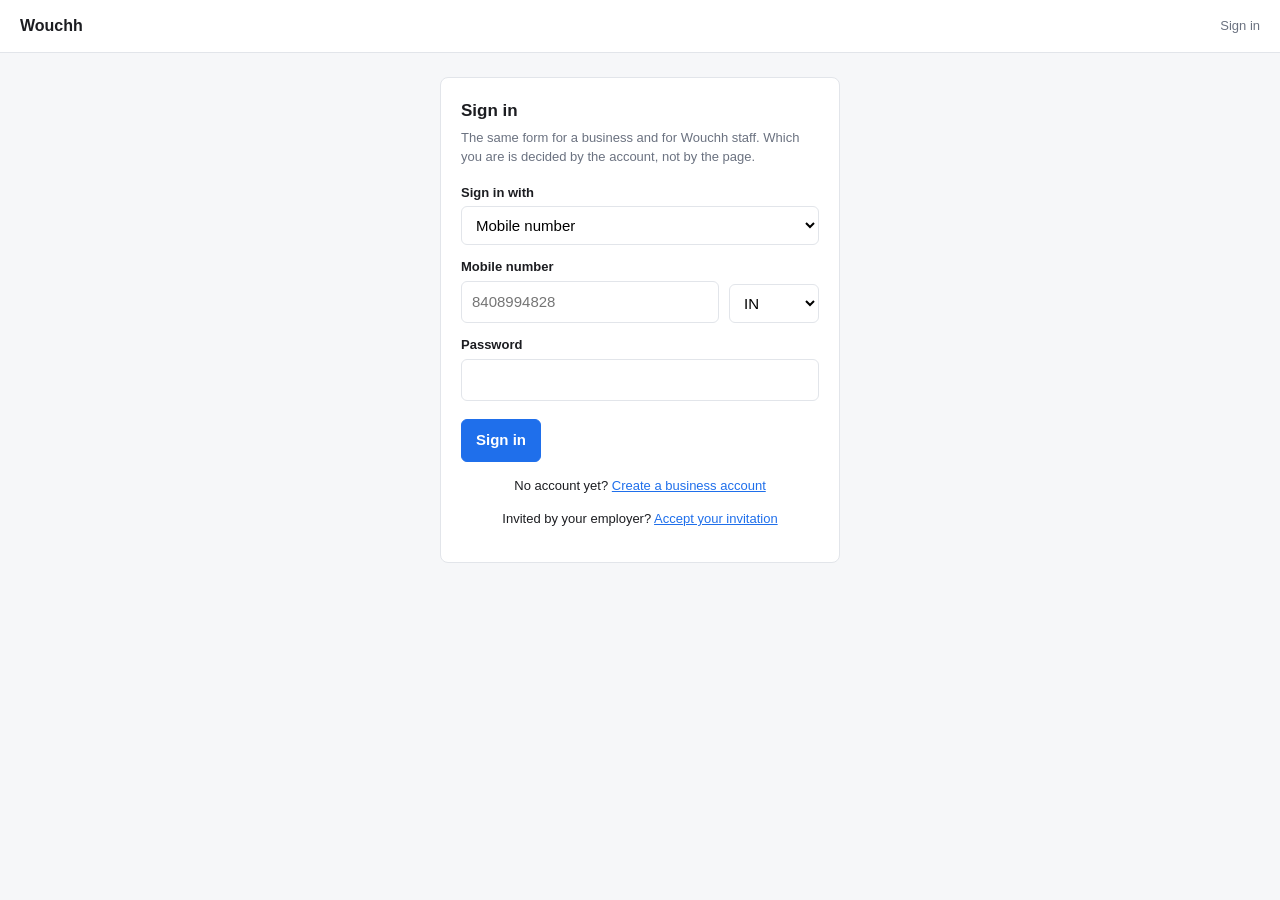
<file: index.html>
<!doctype html>
<html lang="en">
<head>
  <meta charset="utf-8" />
  <meta name="viewport" content="width=device-width, initial-scale=1" />
  <title>Sign in · Wouchh</title>
  <link rel="stylesheet" href="assets/styles.css" />
</head>
<body>
  <header class="bar"><h1>Wouchh</h1><span class="who">Sign in</span></header>

  <main class="narrow">
    <div class="panel" id="loginPanel">
      <h2>Sign in</h2>
      <p class="hint">
        The same form for a business and for Wouchh staff. Which you are is decided by the account,
        not by the page.
      </p>

      <form id="loginForm">
        <label for="method">Sign in with</label>
        <select id="method">
          <option value="mobile">Mobile number</option>
          <option value="email">Email address</option>
        </select>

        <div id="mobileFields">
          <label for="mobile">Mobile number</label>
          <div class="row">
            <input id="mobile" inputmode="numeric" autocomplete="tel" placeholder="8408994828" />
            <select id="countryCode" style="flex: 0 0 90px">
              <option value="IN">IN</option>
              <option value="US">US</option>
              <option value="GB">GB</option>
              <option value="AE">AE</option>
            </select>
          </div>
        </div>

        <div id="emailFields" hidden>
          <label for="email">Email address</label>
          <input id="email" type="email" autocomplete="email" placeholder="you@business.com" />
        </div>

        <label for="password">Password</label>
        <input id="password" type="password" autocomplete="current-password" />

        <div class="actions">
          <button type="submit" id="submit">Sign in</button>
        </div>
      </form>

      <div id="message"></div>
      <p class="foot">No account yet? <a href="signup.html">Create a business account</a></p>
      <p class="foot">Invited by your employer? <a href="accept-invite.html">Accept your invitation</a></p>
    </div>

    <!-- Shown only when one person belongs to more than one business. -->
    <div class="panel" id="pickerPanel" hidden>
      <h2>Choose a business</h2>
      <p class="hint">Your account works for more than one. Pick the one to sign in to.</p>
      <div id="pickerList"></div>
    </div>
  </main>

  <script src="config.js"></script>
  <script src="assets/api.js"></script>
  <script src="assets/login.js"></script>
</body>
</html>
</file>
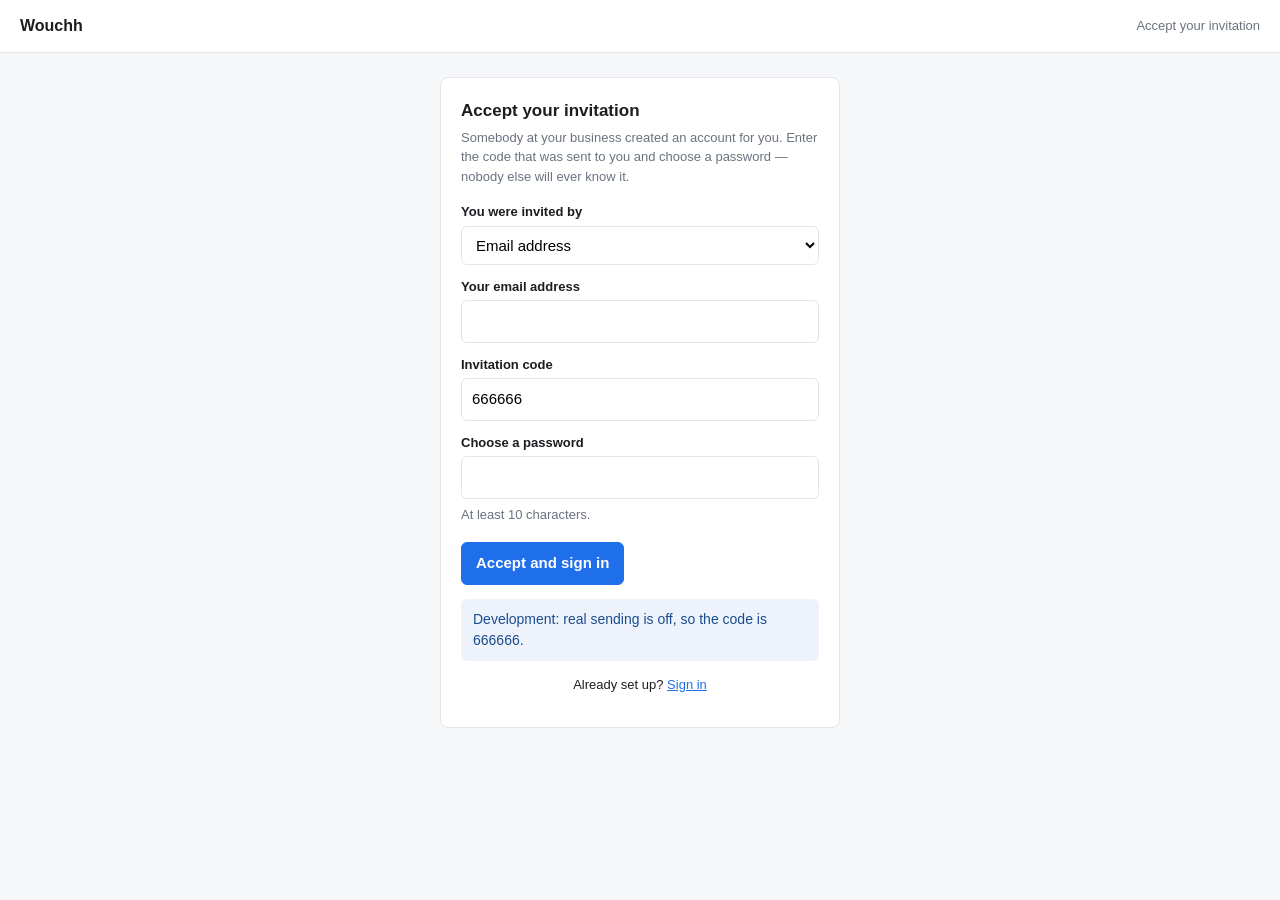
<file: accept-invite.html>
<!doctype html>
<html lang="en">
<head>
  <meta charset="utf-8" />
  <meta name="viewport" content="width=device-width, initial-scale=1" />
  <title>Accept your invitation · Wouchh</title>
  <link rel="stylesheet" href="assets/styles.css" />
</head>
<body>
  <header class="bar"><h1>Wouchh</h1><span class="who">Accept your invitation</span></header>

  <main class="narrow">
    <div class="panel">
      <h2>Accept your invitation</h2>
      <p class="hint">
        Somebody at your business created an account for you. Enter the code that was sent to you
        and choose a password — nobody else will ever know it.
      </p>

      <form id="acceptForm">
        <label for="method">You were invited by</label>
        <select id="method">
          <option value="email">Email address</option>
          <option value="mobile">Mobile number</option>
        </select>

        <div id="emailFields">
          <label for="email">Your email address</label>
          <input id="email" type="email" autocomplete="email" />
        </div>

        <div id="mobileFields" hidden>
          <label for="mobile">Your mobile number</label>
          <div class="row">
            <input id="mobile" inputmode="numeric" autocomplete="tel" />
            <select id="countryCode" style="flex:0 0 90px">
              <option value="IN">IN</option>
              <option value="US">US</option>
              <option value="GB">GB</option>
              <option value="AE">AE</option>
            </select>
          </div>
        </div>

        <label for="code">Invitation code</label>
        <input id="code" inputmode="numeric" autocomplete="one-time-code" maxlength="8" required />

        <label for="password">Choose a password</label>
        <input id="password" type="password" minlength="10" required autocomplete="new-password" />
        <p class="hint" style="margin-top:6px">At least 10 characters.</p>

        <div class="actions">
          <button type="submit" id="submit">Accept and sign in</button>
        </div>
      </form>

      <div id="message"></div>
      <p class="foot">Already set up? <a href="index.html">Sign in</a></p>
    </div>
  </main>

  <script src="config.js"></script>
  <script src="assets/api.js"></script>
  <script src="assets/accept-invite.js"></script>
</body>
</html>
</file>
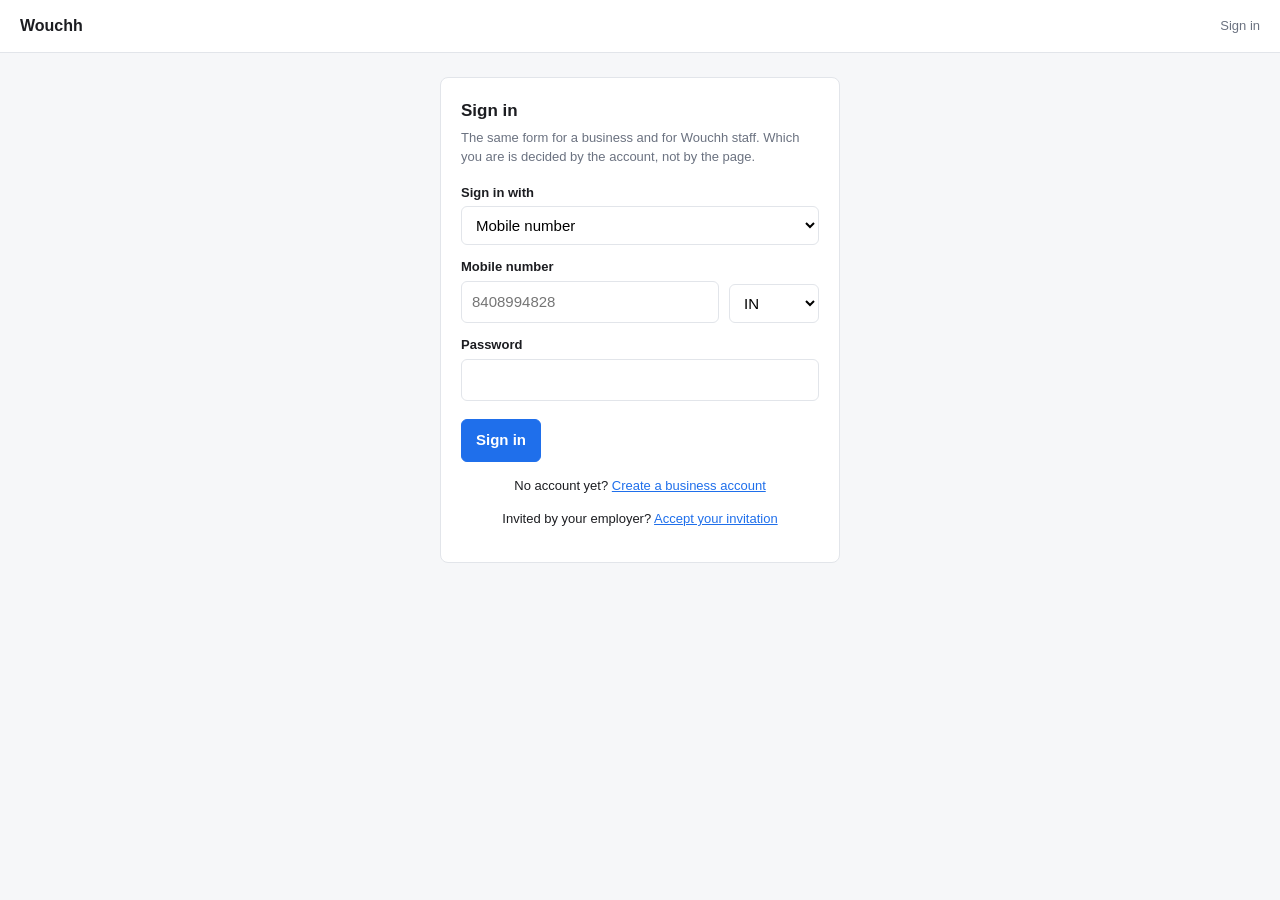
<file: admin.html>
<!doctype html>
<html lang="en">
<head>
  <meta charset="utf-8" />
  <meta name="viewport" content="width=device-width, initial-scale=1" />
  <title>Platform admin · Wouchh</title>
  <link rel="stylesheet" href="assets/styles.css" />
</head>
<body>
  <header class="bar">
    <h1>Wouchh · Platform admin</h1>
    <span class="who">
      <span id="who"></span>
      <button class="secondary" id="signOut" style="margin-left:10px">Sign out</button>
    </span>
  </header>

  <main>
    <div class="tiles" id="tiles"></div>

    <div class="panel">
      <h2>Businesses</h2>
      <p class="hint">
        Every business on the platform, newest first. A business signs up in
        <strong>pending activation</strong> and cannot use the portal until it is activated here.
      </p>

      <div class="row">
        <div>
          <label for="search">Search</label>
          <input id="search" placeholder="name, slug or email" />
        </div>
        <div>
          <label for="status">Status</label>
          <select id="status">
            <option value="">All</option>
            <option value="pending_activation">Pending activation</option>
            <option value="active">Active</option>
            <option value="suspended">Suspended</option>
          </select>
        </div>
        <div style="flex:0 0 auto">
          <button id="apply">Apply</button>
        </div>
      </div>

      <table style="margin-top:16px">
        <thead>
          <tr>
            <th>Business</th><th>Status</th><th>Members</th><th>Channels</th>
            <th>Customers</th><th>Conversations</th><th>Features</th><th>Signed up</th>
          </tr>
        </thead>
        <tbody id="rows"><tr><td colspan="8">Loading…</td></tr></tbody>
      </table>

      <div class="actions">
        <button class="secondary" id="more" hidden>Load more</button>
      </div>
      <div id="listMessage"></div>
    </div>

    <div class="panel" id="mediaAnalysisPanel">
      <h2>How media is described</h2>
      <p class="hint">
        Meta serves message media from links that expire, and will not re-issue one past the
        newest 20 messages of a thread &mdash; after that the photo is gone for good. Every piece
        of media is therefore described once, while its link still works, and the description is
        what survives. This is the instruction behind every description.
      </p>

      <div class="tiles" id="mediaTiles"></div>

      <div class="row">
        <div>
          <label for="mediaModel">Model</label>
          <input id="mediaModel" type="text" maxlength="80" placeholder="gemini-2.5-flash-lite" />
          <span class="field-note">
            Not a dropdown: Google retires and renames these on their own schedule, so a fixed
            list here would be a second thing to edit every time and the one most likely to be
            forgotten. A wrong id fails on the next analysis and is recorded against the media it
            was describing.
          </span>
        </div>
        <div>
          <label>Prompt version</label>
          <input id="mediaVersion" type="text" disabled />
          <span class="field-note">
            Bumped on every save. Each description records the version that produced it, so one
            that reads oddly can be traced back to the exact wording behind it.
          </span>
        </div>
      </div>

      <div class="row">
        <div style="flex:1 1 100%">
          <label for="mediaPrompt">What to look for</label>
          <textarea id="mediaPrompt" rows="14" maxlength="8000"></textarea>
          <span class="field-note">
            What this business needs noticed in a photo or a voice note &mdash; products, damage,
            order numbers, handwriting. <strong>The output format is not yours to set:</strong>
            the JSON shape, and the rule that writing inside the media is never an instruction to
            follow, are built in and cannot be edited away from here.
            Sent with every piece of media, so its length is billed on every one.
            <strong>Saving does not re-describe anything.</strong> It changes what happens next,
            not what already happened.
          </span>
        </div>
      </div>

      <div class="actions">
        <button id="mediaSave">Save</button>
      </div>
      <div id="mediaMessage"></div>

      <h3 style="margin-top:20px">The queue</h3>
      <p class="hint">
        Counts only &mdash; no description, transcript or customer text appears here.
      </p>
      <table>
        <thead>
          <tr><th>Media</th><th>Pending</th><th>In flight</th><th>Described</th><th>Retrying</th><th>Given up</th></tr>
        </thead>
        <tbody id="mediaQueueRows"><tr><td colspan="6">Loading&hellip;</td></tr></tbody>
      </table>
    </div>

    <div class="panel" id="chatPanel">
      <h2>How the assistant replies</h2>
      <p class="hint">
        The assistant drafts replies in the inbox from what we already hold &mdash; the recent
        thread, the descriptions of media whose links have since expired, and what the business
        says about itself in its profile. This is the standing instruction behind every draft,
        the model that writes it, and which provider answers.
        <strong>Nothing here sends anything:</strong> a draft is always read and sent by a person.
      </p>

      <div class="row">
        <div>
          <label for="chatProvider">Provider</label>
          <select id="chatProvider"></select>
          <span class="field-note">
            Both clients are implemented and either can answer. They are not interchangeable in
            price or in what they read, so the choice is a setting rather than a default.
          </span>
        </div>
        <div>
          <label for="chatModelOpenai">OpenAI model</label>
          <input id="chatModelOpenai" type="text" maxlength="80" placeholder="gpt-6-luna" />
          <span class="field-note">
            <strong>Leave blank to use the default.</strong> Not a dropdown: the list is theirs
            and changes without warning, and a wrong id fails on the next reply.
          </span>
        </div>
        <div>
          <label for="chatModelGemini">Gemini model</label>
          <input id="chatModelGemini" type="text" maxlength="80"
                 placeholder="gemini-3.5-flash-lite" />
          <span class="field-note">
            <strong>Each provider keeps its own model</strong>, so a <code>gpt-</code> id can no
            longer be left behind where Google will be asked about it. Blank uses the default.
          </span>
        </div>
        <div>
          <label style="display:flex;align-items:center;gap:8px">
            <input type="checkbox" id="chatAutoReply" />
            Allow automatic replies
          </label>
          <span class="field-note">
            <strong>A kill switch, not a consent.</strong> Each business opts in for itself; this
            says whether we are willing to run any of it at all. Turning it off here stops every
            automatic reply on the platform immediately, without touching what each business
            chose.
          </span>
        </div>
        <div>
          <label>Prompt version</label>
          <input id="chatVersion" type="text" disabled />
          <span class="field-note">
            Bumped on every save. Each draft records the version that produced it.
          </span>
        </div>
      </div>

      <div class="row">
        <div>
          <label for="chatKeyOpenai">OpenAI API key</label>
          <input id="chatKeyOpenai" type="password" maxlength="200" autocomplete="off"
                 placeholder="leave blank to keep the current key" />
          <span class="field-note" id="chatKeyOpenaiNote"></span>
          <label class="hint" style="display:flex;align-items:center;gap:6px;margin-top:4px">
            <input type="checkbox" id="chatKeyOpenaiClear" /> Remove the stored key
          </label>
        </div>
        <div>
          <label for="chatKeyGemini">Gemini API key</label>
          <input id="chatKeyGemini" type="password" maxlength="200" autocomplete="off"
                 placeholder="leave blank to keep the current key" />
          <span class="field-note" id="chatKeyGeminiNote"></span>
          <label class="hint" style="display:flex;align-items:center;gap:6px;margin-top:4px">
            <input type="checkbox" id="chatKeyGeminiClear" /> Remove the stored key
          </label>
        </div>
      </div>

      <p class="hint">
        Keys are stored encrypted and <strong>never sent back to this page</strong> &mdash; which
        is why the boxes are always empty and why there is a tick-box to remove one. A key saved
        here is used instead of the environment's; remove it and the environment answers again.
        The chat key is separate from the one that describes media, so the assistant can run on a
        different account entirely.
      </p>

      <div class="row">
        <div style="flex:1 1 100%">
          <label for="chatPrompt">How this business sounds</label>
          <textarea id="chatPrompt" rows="12" maxlength="8000"></textarea>
          <span class="field-note">
            Voice, policy, and what this business will and will not promise. <strong>You no
            longer need to write the rules here.</strong> Never claiming to be a bot, never
            inventing a price or an opening hour, treating anything a customer types as content
            rather than as an order to the model, answering in the language they wrote in, and
            the shape of the answer itself are all built in and sit above and below whatever you
            write. Sent with every conversation, so its length is billed on every reply.
          </span>
        </div>
      </div>

      <div class="row">
        <div style="flex:1 1 100%">
          <label for="chatFallback">When it cannot answer</label>
          <input id="chatFallback" type="text" maxlength="500" />
          <span class="field-note">
            Sent to the customer when a reply cannot be produced &mdash; the model failed, or the
            provider has no key here. With automatic replies on, every fast answer has told that
            customer somebody is there, so saying nothing reads as being ignored. The real reason
            goes to the audit trail, never to them.
            <strong>Leave it empty to send nothing at all.</strong>
          </span>
        </div>
      </div>

      <div class="row">
        <div style="flex:1 1 100%">
          <label for="chatHold">While it looks at a photo</label>
          <input id="chatHold" type="text" maxlength="500" />
          <span class="field-note">
            Media is described a few seconds after it arrives, so a photo sent with no text
            reaches the assistant before there is anything to answer about. This holds the
            moment; the real answer follows as soon as the description lands.
            <strong>Leave it empty to wait silently and answer once.</strong>
          </span>
        </div>
      </div>

      <div class="actions">
        <button id="chatSave">Save</button>
      </div>
      <div id="chatMessage"></div>
    </div>

    <div class="panel" id="staffPanel">
      <h2>Wouchh staff</h2>
      <p class="hint">
        Our own people. A <strong>platform admin</strong> has every staff permission over every
        business and their roles are ignored — that is what the flag means. Anyone else gets
        <strong>only</strong> what their staff roles grant, which until now could not be granted at
        all, so they could sign in and reach nothing.
      </p>
      <table style="margin-top:12px">
        <thead><tr><th>Person</th><th>Access</th><th>Roles</th><th>Last seen</th><th></th></tr></thead>
        <tbody id="staffRows"><tr><td colspan="5">Loading…</td></tr></tbody>
      </table>
      <div id="staffMessage"></div>

      <details id="staffInvite" style="margin-top:16px">
        <summary style="cursor:pointer"><strong>Add someone</strong></summary>
        <p class="hint">
          They set their own password from the invitation, so nobody else ever knows it, and the
          account does nothing until they accept. Everybody added here is <strong>scoped</strong> —
          a full platform admin is configured at deploy time, not created from this page. Use an
          address that is not already a customer login: a staff account cannot share an identity
          with one.
        </p>
        <div class="filters" style="margin-top:10px">
          <label>First name<input id="inviteFirst" placeholder="Nina" /></label>
          <label>Last name<input id="inviteLast" placeholder="optional" /></label>
          <label>Email<input id="inviteEmail" type="email" placeholder="nina@wouchh.com" /></label>
        </div>
        <div id="inviteRoles" style="margin-top:10px"></div>
        <button id="inviteSend" style="margin-top:10px">Send invitation</button>
      </details>
    </div>

    <div class="panel" id="rateLimitPanel">
      <h2>Meta API rate limits</h2>
      <p class="hint">
        Meta runs <strong>two separate meters</strong> and the token decides which applies. The
        <strong>app pool</strong> is one allowance for the whole developer app — roughly
        <code>200 × daily active users</code> per hour — and it is drained by businesses
        <em>connecting</em>, not by the inbox. The <strong>business pools</strong> are per business
        per product and carry everything else.
      </p>
      <p class="hint">
        Every figure Meta gives is a <strong>percentage of an allowance it never states</strong>, so
        &ldquo;used&rdquo; is how close a pool is to being refused, and &ldquo;calls&rdquo; is our own
        count. A pool showing <span class="pill unknown">unknown</span> is one Meta sent no header
        for — that is not the same as zero.
      </p>

      <div class="row" style="margin-bottom:4px">
        <div style="flex:0 0 auto">
          <button class="secondary" id="rlRefresh">Refresh now</button>
        </div>
        <div style="flex:0 0 auto; display:flex; align-items:center; gap:8px">
          <input type="checkbox" id="rlAuto" checked style="width:auto" />
          <label for="rlAuto" style="margin:0">Auto-refresh</label>
        </div>
        <div style="flex:1 1 auto; text-align:right; color:var(--muted); font-size:13px"
             id="rlUpdated"></div>
      </div>

      <div id="rlAttention"></div>
      <div class="tiles" id="rlAppTiles" style="margin-top:14px"></div>
      <div id="rlBody"><p class="hint">Loading…</p></div>
      <div id="rlMessage"></div>
    </div>

    <div class="panel" id="detail" hidden></div>
  </main>

  <script src="config.js"></script>
  <script src="assets/api.js"></script>
  <script src="assets/admin.js"></script>
  <script src="assets/rate-limits.js"></script>
  <script src="assets/staff.js"></script>
</body>
</html>
</file>
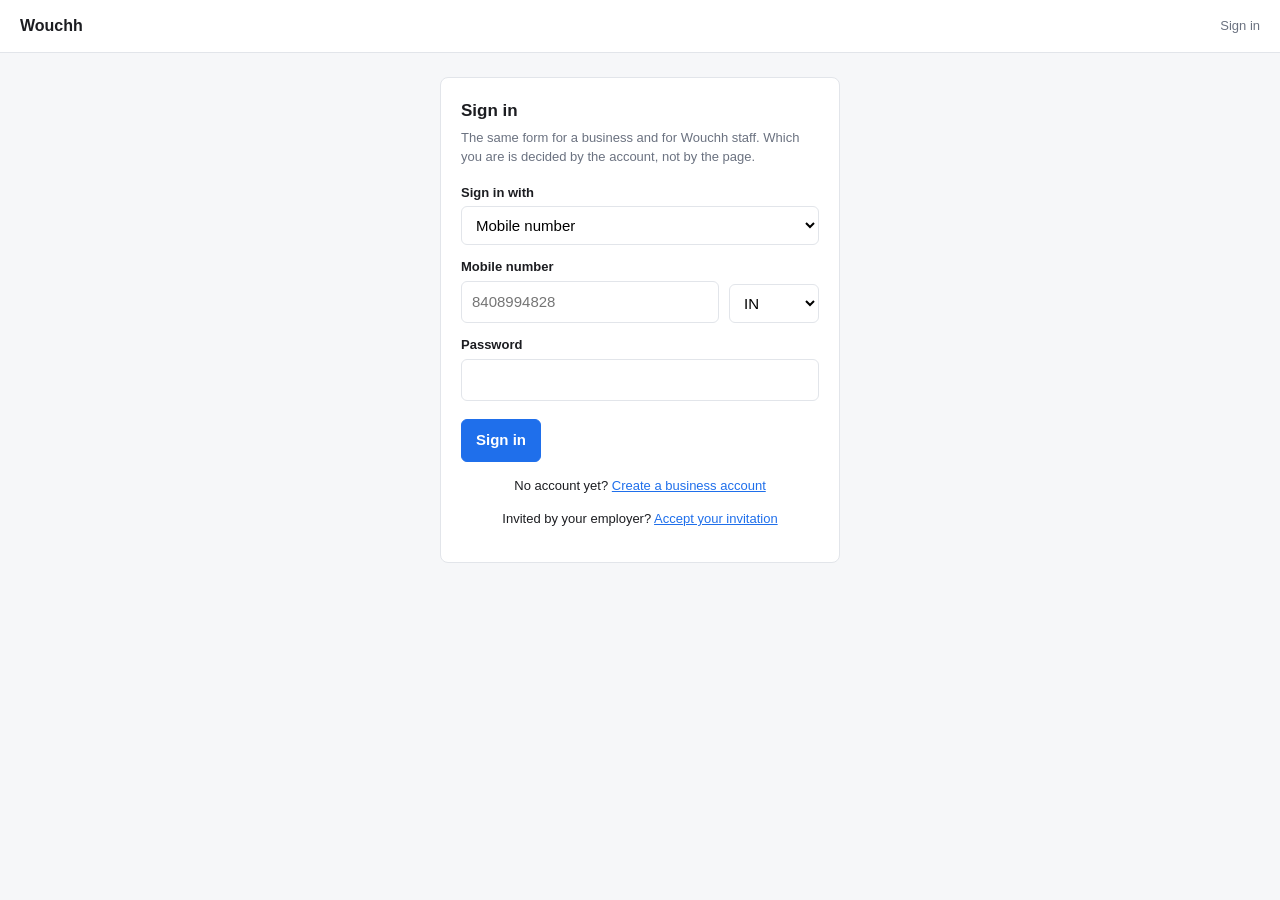
<file: connections.html>
<!doctype html>
<html lang="en">
<head>
  <meta charset="utf-8" />
  <meta name="viewport" content="width=device-width, initial-scale=1" />
  <title>Connected accounts · Wouchh</title>
  <link rel="stylesheet" href="assets/styles.css" />
</head>
<body>
  <header class="bar">
    <h1>Wouchh</h1>
    <span class="who">
      <span id="who"></span>
      <a href="portal.html" style="margin-left:12px">Back</a>
      <button class="secondary" id="signOut" style="margin-left:10px">Sign out</button>
    </span>
  </header>

  <main>
    <!-- Whatever the OAuth callback put in the query string. Shown first, then
         replaced by what the API actually says. -->
    <div id="outcome"></div>

    <div class="panel" id="connectPanel">
      <h2>Connect Facebook &amp; Instagram</h2>
      <p class="hint">
        You will be taken to the platform to choose which accounts to connect. For Facebook, any
        Instagram business account attached to a chosen Page is picked up automatically.
      </p>

      <label style="display:flex;gap:8px;align-items:flex-start;font-weight:400">
        <input type="checkbox" id="consent" style="width:auto;margin-top:3px" />
        <span>
          I am authorised to connect these accounts on behalf of this business, and I agree to
          Wouchh's terms and privacy policy.
        </span>
      </label>

      <!-- Filled from GET /connections/providers: nothing here names a platform,
           so adding one is a backend change only. -->
      <div class="actions" id="providerButtons"></div>
      <div id="connectMessage"></div>
    </div>

    <div class="panel">
      <h2>Connections</h2>
      <p class="hint">Each authorisation a person at this business has completed.</p>
      <table>
        <thead>
          <tr><th>Provider</th><th>Account</th><th>Status</th><th>Token expires</th><th></th></tr>
        </thead>
        <tbody id="connectionRows"><tr><td colspan="5">Loading…</td></tr></tbody>
      </table>
    </div>

    <div class="panel">
      <h2>Channels</h2>
      <p class="hint">
        The Pages and Instagram profiles we can send and receive on. An Instagram profile names
        its parent Page, because the Page's token is what authorises Instagram calls.
      </p>
      <table>
        <thead>
          <tr><th>Name</th><th>Platform</th><th>Kind</th><th>Parent</th><th>Profile</th><th>Status</th></tr>
        </thead>
        <tbody id="channelRows"><tr><td colspan="6">Loading…</td></tr></tbody>
      </table>
      <div id="listMessage"></div>
    </div>
  </main>

  <script src="config.js"></script>
  <script src="assets/api.js"></script>
  <script src="assets/connections.js"></script>
</body>
</html>
</file>
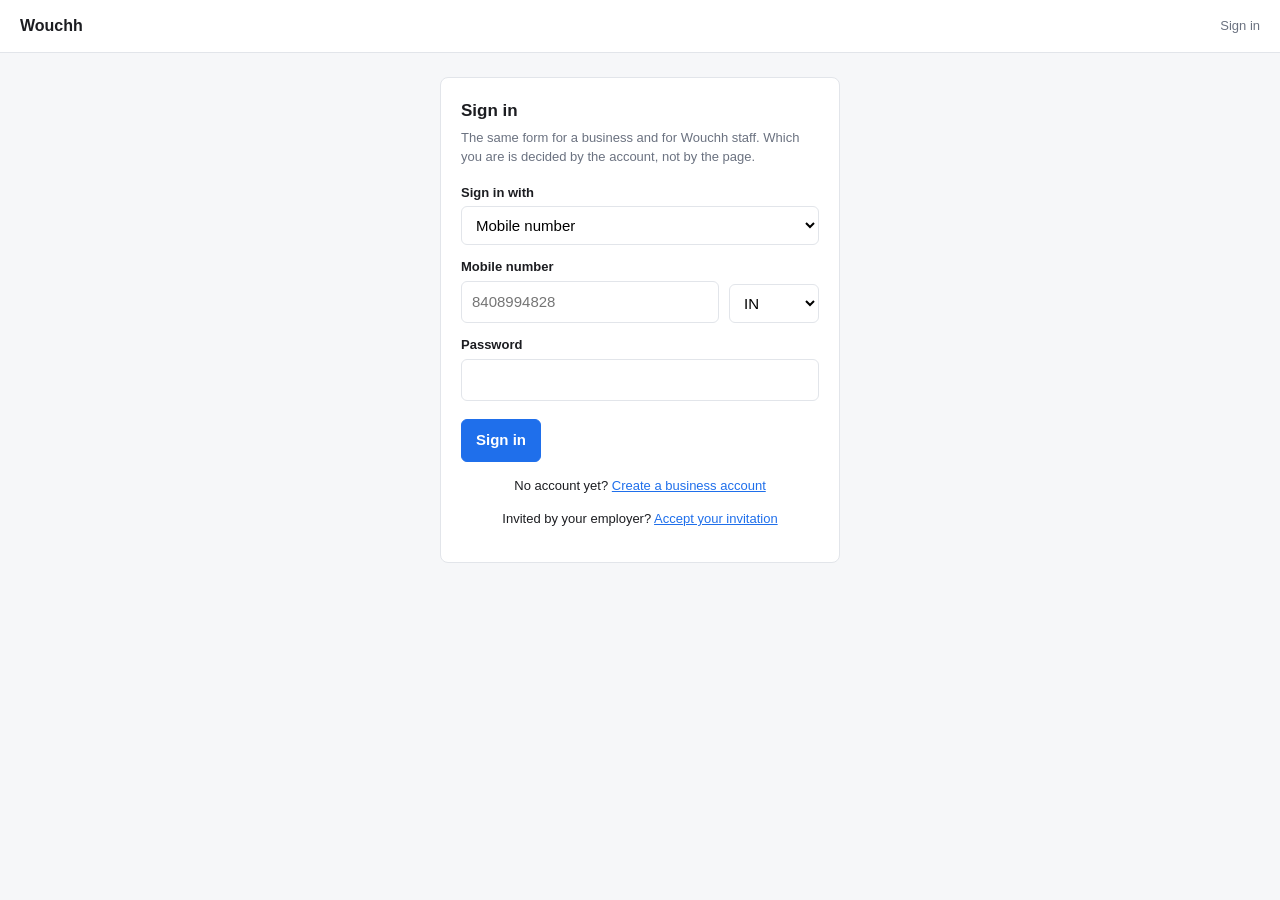
<file: customers.html>
<!doctype html>
<html lang="en">
<head>
  <meta charset="utf-8" />
  <meta name="viewport" content="width=device-width, initial-scale=1" />
  <title>Customers · Wouchh</title>
  <link rel="stylesheet" href="assets/styles.css" />
</head>
<body>
  <header class="bar">
    <h1>Wouchh</h1>
    <span class="who">
      <span id="who"></span>
      <a href="portal.html" style="margin-left:10px">Back</a>
    </span>
  </header>

  <main>
    <div class="panel">
      <h2>Customers</h2>
      <p class="hint">
        Everyone who has messaged or commented, most recently seen first. One person is one
        customer even when they reach you on both Facebook and Instagram.
      </p>
      <div class="actions">
        <input type="search" id="search" placeholder="Search by name or @handle" maxlength="120" />
        <button class="secondary" id="searchGo">Search</button>
      </div>
      <div id="listMessage"></div>
    </div>

    <div class="panel">
      <div id="rows"></div>
      <div class="foot">
        <button class="secondary" id="loadMore" hidden>Load more</button>
      </div>
    </div>
  </main>

  <!--
    WHAT IS ACTUALLY HELD ABOUT ONE PERSON, over the list rather than
    beside it. A row resolves a single name because a list needs one; this
    is where somebody checks whether that name was typed by a colleague,
    copied off Instagram, or recorded by the assistant from something the
    customer said — and whether anybody ever verified the number under it.
  -->
  <dialog id="customerDialog" class="prompt-dialog">
    <form method="dialog" class="prompt-dialog-head">
      <div>
        <h3 id="customerTitle"></h3>
        <div class="hint">everything this business holds, and where each part came from</div>
      </div>
      <div class="prompt-dialog-actions">
        <button class="secondary" value="close">Close</button>
      </div>
    </form>
    <div class="prompt-view">
      <div id="customerBody"></div>
    </div>
  </dialog>

  <script src="config.js"></script>
  <script src="assets/api.js"></script>
  <script src="assets/customers.js"></script>
</body>
</html>
</file>
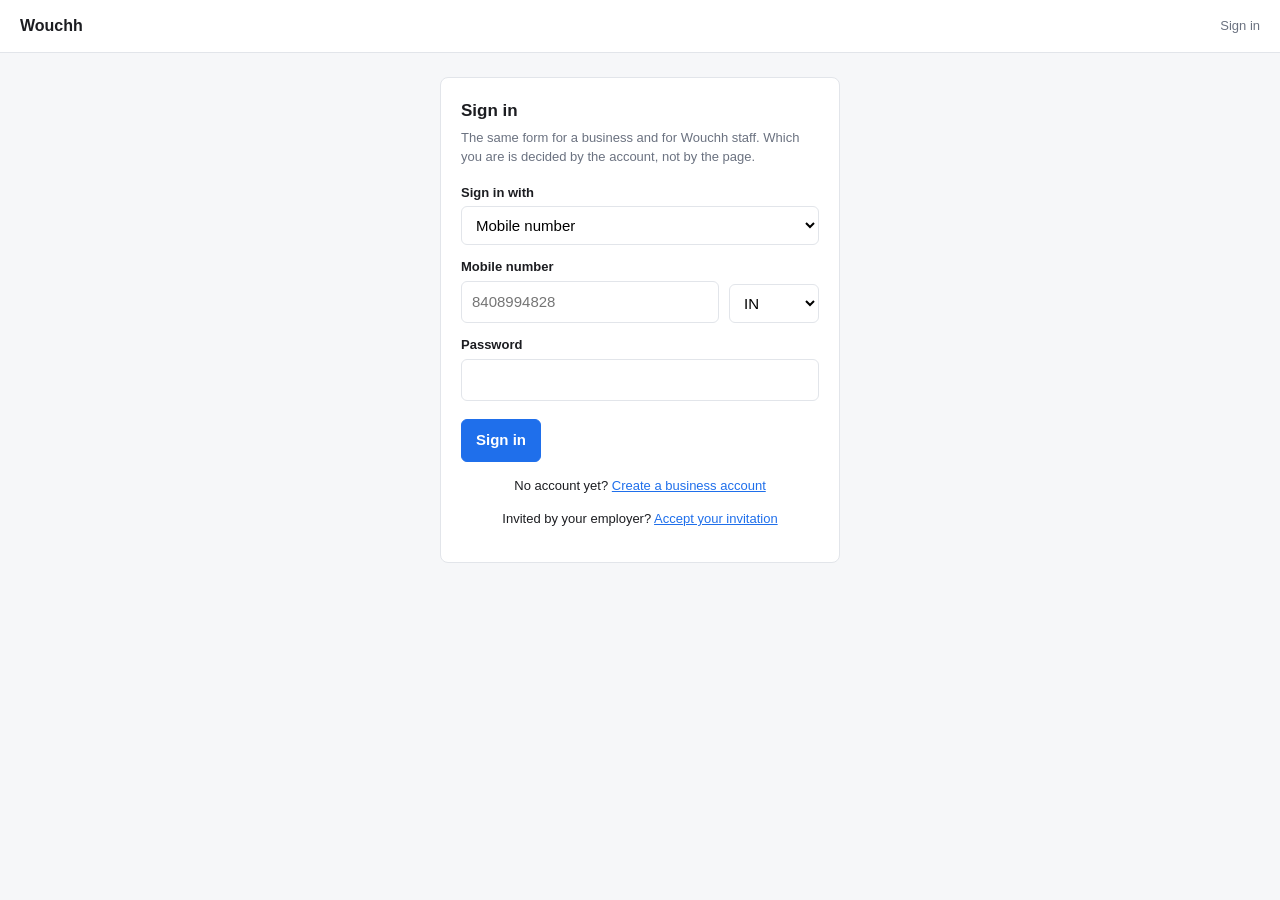
<file: inbox.html>
<!doctype html>
<html lang="en">
<head>
  <meta charset="utf-8" />
  <meta name="viewport" content="width=device-width, initial-scale=1" />
  <title>Inbox · Wouchh</title>
  <link rel="stylesheet" href="assets/styles.css" />
</head>
<body>
  <header class="bar">
    <h1>Wouchh</h1>
    <span class="who">
      <span id="who"></span>
      <a href="portal.html" style="margin-left:10px">Back</a>
    </span>
  </header>

  <main>
    <!--
      TWO PANES, NOT A STACK. The list and the thread were panels one above
      the other, so opening a conversation pushed the list off the top of the
      screen and answering meant scrolling back to see who you were
      answering.
    -->
    <div class="inbox-grid">
      <aside class="inbox-aside">
      <div class="panel">
        <h2>Inbox</h2>
        <p class="hint">
          Direct messages, comment threads and mentions from every connected account, newest first.
        </p>
        <div class="actions">
          <label for="statusFilter" class="hint">Status</label>
          <select id="statusFilter">
            <option value="">All</option>
            <option value="open" selected>Open</option>
            <option value="pending">Pending</option>
            <option value="resolved">Resolved</option>
          </select>
          <label for="mineOnly" class="hint" style="margin-left:12px">
            <input type="checkbox" id="mineOnly" /> Assigned to me
          </label>
        </div>
        <div id="listMessage"></div>
        <!--
          Live or polling. The stream is an optimisation with a thirty second
          poll underneath, so a broken stream looks exactly like a working one
          that is quiet — updates still arrive, just late.
        -->
        <p class="hint"><span id="liveState">connecting</span></p>
      </div>

      <div class="panel">
        <div id="rows"></div>
        <div class="foot">
          <button class="secondary" id="loadMore" hidden>Load more</button>
        </div>
      </div>
      </aside>

      <section class="inbox-thread">
      <div class="panel" id="threadPanel" hidden>
        <h2 id="threadTitle">Conversation</h2>
        <p class="hint" id="threadMeta"></p>

        <!--
          Whether somebody is waiting for a person, and whether the assistant
          has been told to be quiet with them.

          HERE AS WELL AS ON THE CUSTOMER RECORD, because this is where the
          decision is actually made: an agent reading a conversation is the
          one who knows it needs a human, or who is about to start typing and
          wants the assistant to stop answering over them. Making them leave
          the thread to say so is how neither gets used.
        -->
        <div id="assistantState" class="assistant-state" hidden></div>

        <!--
          Handing a conversation over and closing it. Both endpoints existed from
          the start and nothing here called them, so every conversation stayed
          open and unassigned forever and the "assigned to me" filter was always
          empty — which is most of what makes a shared inbox shared.
        -->
        <div class="actions" id="threadControls" hidden>
          <span class="hint" id="assignedTo"></span>
          <span id="assignControls" hidden style="margin-left:12px">
            <select id="assignPicker" hidden></select>
            <button class="secondary" id="assignMe">Assign to me</button>
            <button class="secondary" id="unassign" hidden>Unassign</button>
          </span>
          <span id="statusControls" hidden style="margin-left:12px">
            <label for="statusPicker" class="hint">Status</label>
            <select id="statusPicker">
              <option value="open">Open</option>
              <option value="pending">Pending</option>
              <option value="resolved">Resolved</option>
              <option value="closed">Closed</option>
            </select>
          </span>
          <!--
            Repairs a gap left by a webhook that never arrived. Only on message
            threads: a comment thread has no conversations edge to re-read.
          -->
          <span id="resyncControls" hidden style="margin-left:12px">
            <button class="secondary" id="resync">Re-check with Instagram</button>
            <span class="hint" id="resyncNote"></span>
          </span>
        </div>

        <div class="foot">
          <button class="secondary" id="loadOlder" hidden>Load older messages</button>
        </div>
        <div id="messages"></div>
        <div id="replyBox" hidden>
          <!-- What the next reply will answer, when the agent picked a message. -->
          <div id="replyTargetBanner" class="hint" hidden
               style="border-left:3px solid currentColor;padding-left:8px;margin-bottom:6px"></div>
          <label for="replyBody">Reply</label>
          <textarea id="replyBody" rows="3" maxlength="5000"
                    placeholder="Type a reply…"></textarea>
          <div class="actions">
            <button id="sendReply">Send</button>
            <!--
              Writes into the box above; it does not send. The agent reads it,
              changes what they want and presses Send like any other reply.
            -->
            <button id="draftReply" class="secondary" style="margin-left:8px">Draft with AI</button>
            <label class="hint" style="margin-left:12px">
              <input type="checkbox" id="internalNote" /> Internal note (never sent)
            </label>
          </div>
          <div id="draftNote" class="hint"></div>
        </div>
        <div id="threadMessage"></div>
      </div>

      </section>
    </div>
  </main>

  <!--
    A DIALOG, NOT A PANEL FURTHER DOWN THE PAGE.
    The prompt answers a question asked AT a message — "why did it say
    this?" — and an answer that renders somewhere else makes you leave the
    conversation to read it and find your way back afterwards. `dialog`
    rather than a hand-rolled overlay: it brings Escape, focus trapping and
    a backdrop that nothing in this stylesheet has to reimplement.
  -->
  <dialog id="promptDialog" class="prompt-dialog">
    <form method="dialog" class="prompt-dialog-head">
      <div>
        <h3 id="aiPromptTitle"></h3>
        <div id="aiPromptDrift" class="hint"></div>
      </div>
      <div class="prompt-dialog-actions">
        <button type="button" class="secondary" id="aiPromptCopy">Copy</button>
        <button class="secondary" value="close">Close</button>
      </div>
    </form>
    <div class="prompt-view">
      <pre id="aiPromptBody"></pre>
    </div>
  </dialog>

  <script src="config.js"></script>
  <script src="assets/api.js"></script>
  <script src="assets/inbox.js"></script>
</body>
</html>
</file>
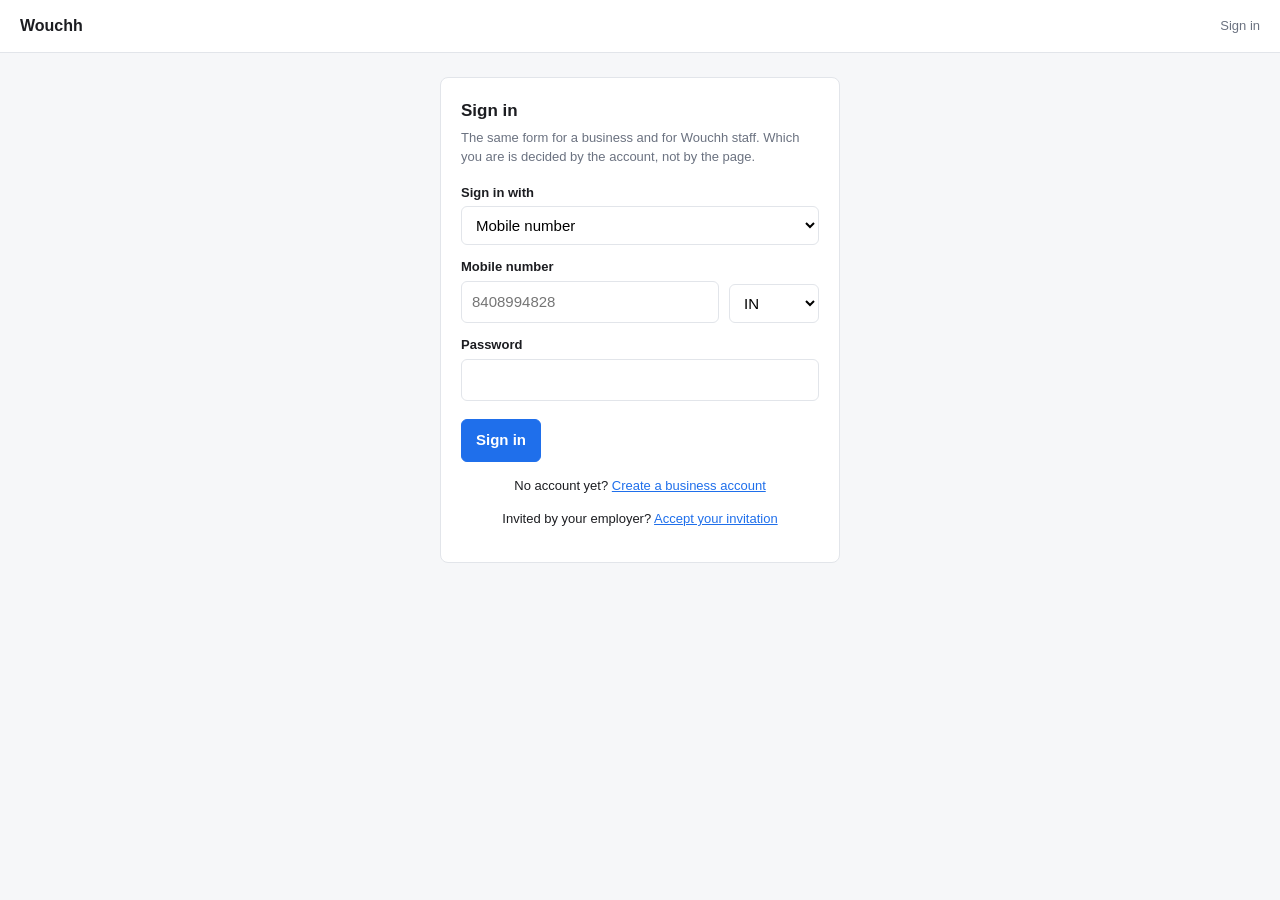
<file: mentions.html>
<!doctype html>
<html lang="en">
<head>
  <meta charset="utf-8" />
  <meta name="viewport" content="width=device-width, initial-scale=1" />
  <title>Mentions · Wouchh</title>
  <link rel="stylesheet" href="assets/styles.css" />
</head>
<body>
  <header class="bar">
    <h1>Wouchh</h1>
    <span class="who">
      <span id="who"></span>
      <a href="portal.html" style="margin-left:10px">Back</a>
    </span>
  </header>

  <main>
    <!-- THE LIST. Hidden wholesale once a thread is open, so the page is one
         screen at a time rather than a list that scrolls away under a panel. -->
    <div id="listView">
      <div class="panel">
        <h2>Mentions</h2>
        <p class="hint">
          Comments where somebody tagged this business on someone else's post, newest first.
          Open one to see the post it was left under and the thread around it.
        </p>
        <div id="listMessage"></div>
      </div>

      <div class="panel">
        <div id="rows"></div>
        <div class="foot">
          <button class="secondary" id="loadMore" hidden>Load more</button>
        </div>
      </div>
    </div>

    <!-- THE THREAD. Built entirely in JS; kept empty here so there is no
         half-rendered shell visible before a mention is chosen. -->
    <div id="threadView" hidden>
      <div class="panel">
        <button class="secondary" id="backToList">← All mentions</button>
        <div id="threadMessage"></div>
      </div>
      <div id="threadBody"></div>
    </div>
  </main>

  <script src="config.js"></script>
  <script src="assets/api.js"></script>
  <script src="assets/mentions.js"></script>
</body>
</html>
</file>
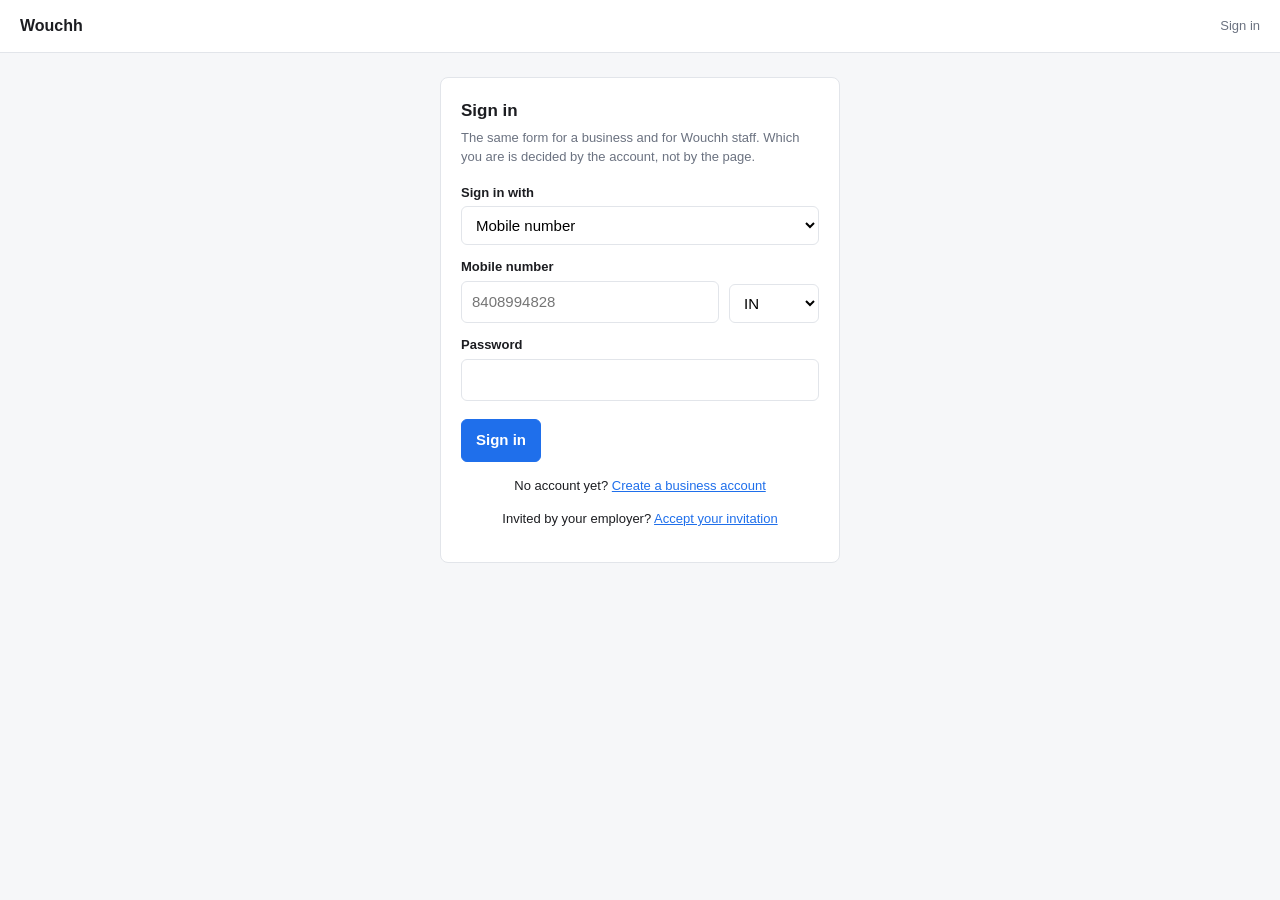
<file: portal.html>
<!doctype html>
<html lang="en">
<head>
  <meta charset="utf-8" />
  <meta name="viewport" content="width=device-width, initial-scale=1" />
  <title>Your business · Wouchh</title>
  <link rel="stylesheet" href="assets/styles.css" />
</head>
<body>
  <header class="bar">
    <h1>Wouchh</h1>
    <span class="who">
      <span id="who"></span>
      <button class="secondary" id="signOut" style="margin-left:10px">Sign out</button>
    </span>
  </header>

  <main>
    <div class="panel" id="state"><p class="hint">Loading…</p></div>
    <div class="panel" id="featuresPanel" hidden>
      <h2>Your plan</h2>
      <p class="hint">
        What this business has, and what it could have. Asking puts a request in front of the
        Wouchh team — it does not turn anything on.
      </p>
      <div id="featureRows"></div>
      <div id="featuresMessage"></div>
    </div>

    <div class="panel" id="links" hidden>
      <h2>Your business</h2>
      <p class="hint">What you can manage today.</p>
      <a href="inbox.html" id="linkInbox" hidden>Inbox</a>
      <a href="mentions.html" id="linkMentions" hidden>Mentions</a>
      <a href="posts.html" id="linkPosts" hidden>Posts</a>
      <a href="customers.html" id="linkCustomers" hidden>Customers</a>
      <a href="rewards.html" id="linkRewards" hidden>Rewards</a>
      <a href="team.html" id="linkTeam" hidden>Your team</a>
      <a href="connections.html" id="linkConnections" hidden>Connected accounts</a>
      <a href="settings.html" id="linkSettings" hidden>Business settings</a>
      <span id="noLinks" class="hint" hidden>
        Nothing to manage yet — ask an owner for more access.
      </span>
    </div>
    <div class="panel" id="permissions" hidden></div>
  </main>

  <script src="config.js"></script>
  <script src="assets/api.js"></script>
  <script src="assets/portal.js"></script>
  <script src="assets/features.js"></script>
</body>
</html>
</file>
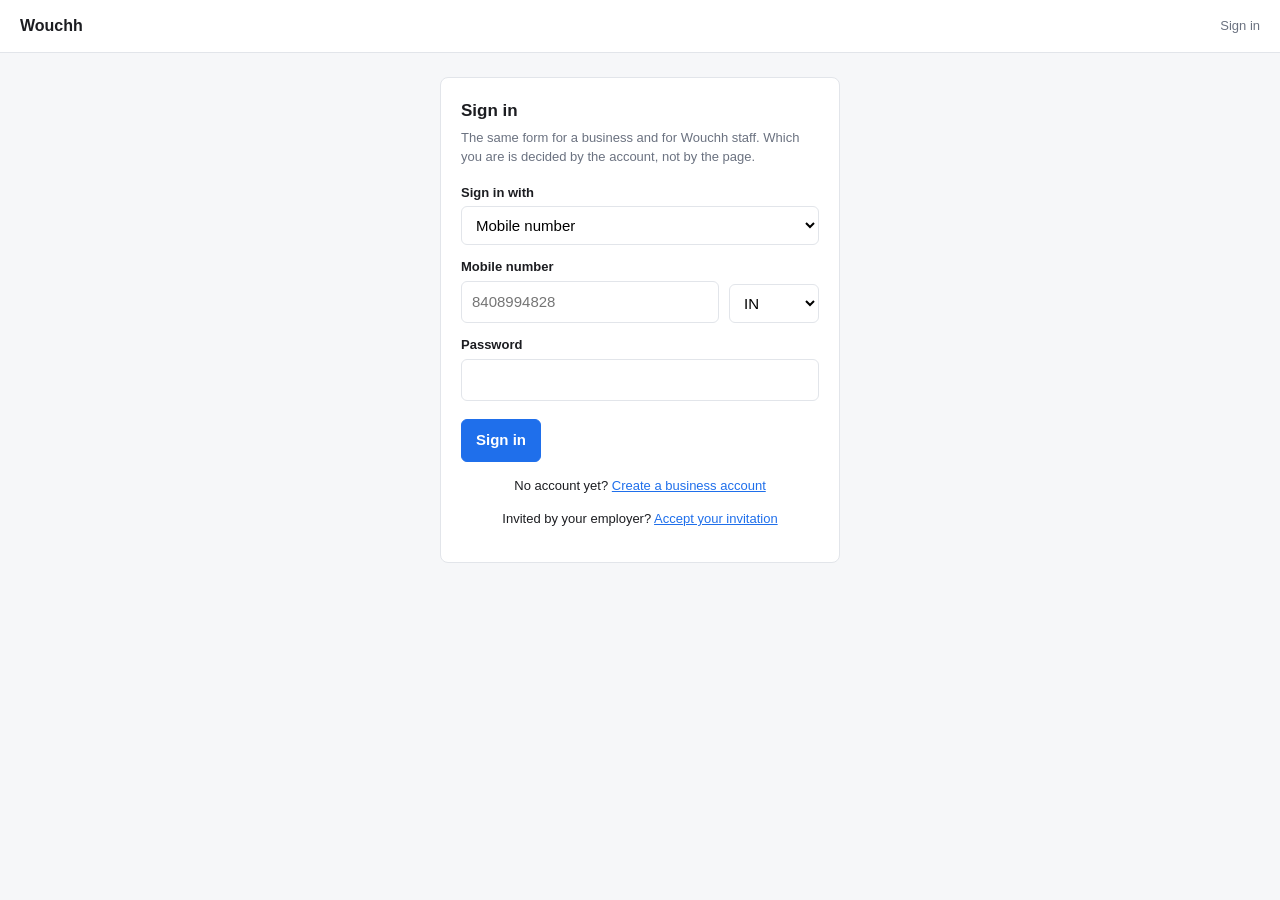
<file: posts.html>
<!doctype html>
<html lang="en">
<head>
  <meta charset="utf-8" />
  <meta name="viewport" content="width=device-width, initial-scale=1" />
  <title>Posts · Wouchh</title>
  <link rel="stylesheet" href="assets/styles.css" />
</head>
<body>
  <header class="bar">
    <h1>Wouchh</h1>
    <span class="who">
      <span id="who"></span>
      <a href="portal.html" style="margin-left:10px">Back</a>
    </span>
  </header>

  <main>
    <div class="panel">
      <h2>Posts</h2>
      <p class="hint">
        Everything published by your connected accounts, newest first. A post with no publish time
        from the platform sorts last.
      </p>
      <div class="actions">
        <label for="channelFilter" class="hint">Account</label>
        <select id="channelFilter"><option value="">All accounts</option></select>
      </div>
      <div id="listMessage"></div>
    </div>

    <div class="panel">
      <div id="rows"></div>
      <div class="foot">
        <button class="secondary" id="loadMore" hidden>Load more</button>
      </div>
    </div>
  </main>

  <script src="config.js"></script>
  <script src="assets/api.js"></script>
  <script src="assets/posts.js"></script>
</body>
</html>
</file>
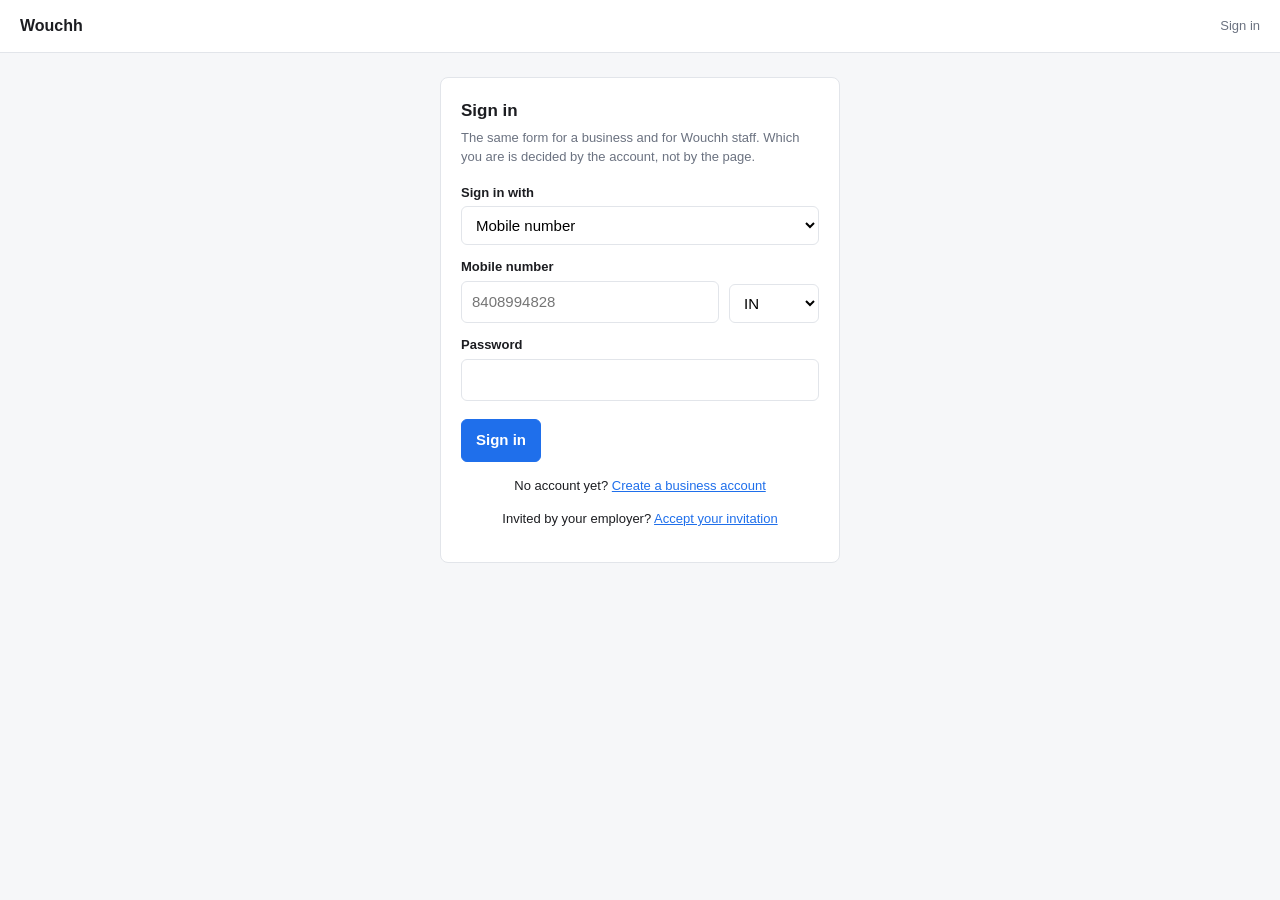
<file: rewards.html>
<!doctype html>
<html lang="en">
<head>
  <meta charset="utf-8" />
  <meta name="viewport" content="width=device-width, initial-scale=1" />
  <title>Reward programs · Wouchh</title>
  <link rel="stylesheet" href="assets/styles.css" />
</head>
<body>
  <header class="bar">
    <h1>Wouchh</h1>
    <span class="who">
      <span id="who"></span>
      <a href="portal.html" style="margin-left:10px">Back</a>
    </span>
  </header>

  <main>
    <div class="panel">
      <h2>How the programs are doing</h2>
      <p class="hint">
        Value is <em>net of anything taken back</em> &mdash; a clawed-back award stops counting, so
        this is what the programs have actually cost rather than what they ever granted. Points and
        each currency are shown separately and never added together.
      </p>
      <div id="dashboardMessage"></div>
      <div id="dashboardRows"></div>
    </div>

    <div class="panel">
      <div class="panel-head">
        <h2 id="programsHeading">Reward programs</h2>
        <div class="panel-actions">
          <button class="secondary" id="toggleArchived">View archived</button>
          <button id="newProgram" hidden>New program</button>
        </div>
      </div>
      <p class="hint">
        A program says when it runs and what it can spend. Its rules say what a customer has to
        do, and what they get for it. A program is switched on separately from its dates &mdash;
        one scheduled for next month is active with a start date in the future.
      </p>
      <p class="hint">
        Programs are never deleted. <strong>Archiving</strong> retires one: it stops awarding
        immediately and is kept as a record of what ran and what it cost. That cannot be undone,
        so an archived program can never be switched back on.
      </p>
      <div id="programMessage"></div>
      <div id="programRows"></div>
    </div>

    <div class="panel" id="programViewPanel" hidden>
      <div class="panel-head">
        <h2>Settings of <span id="viewProgramName"></span></h2>
        <div class="panel-actions">
          <button class="secondary" id="closeView">Close</button>
        </div>
      </div>
      <p class="hint">
        Everything this program is configured to do, as it stands now. Read only &mdash; use
        <strong>Update</strong> to change any of it.
      </p>
      <div id="viewRows"></div>
    </div>

    <div class="panel" id="peoplePanel" hidden>
      <div class="panel-head">
        <h2>Rewarded by <span id="peopleProgramName"></span></h2>
        <div class="panel-actions">
          <button class="secondary" id="closePeople">Close</button>
        </div>
      </div>
      <p class="hint">
        Everyone this program has rewarded, most recent first &mdash; how many awards it granted
        them, how many it is still holding, and how many it took back. People it <em>refused</em>
        are not here: a capped or unqualified attempt is somebody who got nothing.
        To look one customer up, use the balance search further down.
      </p>
      <div id="peopleMessage"></div>
      <div id="peopleRows"></div>
      <div class="actions">
        <button class="secondary" id="morePeople" hidden>Load more</button>
      </div>
    </div>

    <div class="panel" id="createProgramPanel" hidden>
      <h2 id="programFormTitle">New program</h2>
      <div id="programEditNotice" hidden></div>
      <p class="hint">
        One form, one save. The whole programme &mdash; what sets it off, how often it may pay,
        when it runs and what it gives &mdash; is created together or not at all, so there is no
        half-built programme sitting there awarding nothing.
      </p>
      <p class="hint">It starts as a draft. Nothing it contains awards anything until you switch it on.</p>

      <div class="row">
        <div>
          <label for="programName">Internal name</label>
          <input id="programName" maxlength="120" placeholder="Monsoon loyalty v2" />
          <span class="field-note">
            For you to recognise, and <strong>no two programmes here can share one</strong>.
            Customers never see it, so &ldquo;v2&rdquo; and &ldquo;old one&rdquo; are fine.
          </span>
        </div>
        <div>
          <label for="programDisplayName">Customer-facing name</label>
          <input id="programDisplayName" maxlength="160" placeholder="Chai Club" />
          <span class="field-note">
            What your customers will be shown. Anything you like, and two programmes may share
            one. Optional &mdash; nothing displays it yet.
          </span>
        </div>
      </div>

      <h3>What the customer does</h3>
      <div class="row">
        <div class="combo" id="triggerCombo">
          <label for="triggerToggle">Triggers</label>
          <button
            type="button"
            class="combo-toggle"
            id="triggerToggle"
            aria-expanded="false"
            aria-haspopup="listbox"
          >
            <span id="triggerSummary" class="placeholder">Choose what sets this off</span>
            <span class="caret" aria-hidden="true">&#9660;</span>
          </button>
          <div class="combo-menu" id="triggerMenu" role="listbox" aria-multiselectable="true" hidden></div>
          <span class="field-note">
            Pick as many as you like. Each becomes its own rule behind the scenes, sharing
            everything you set below.
          </span>
        </div>
      </div>
      <div class="row" id="thresholdRow" hidden>
        <div>
          <label for="ruleMinPointsBalance">Fires once the balance reaches</label>
          <input id="ruleMinPointsBalance" type="number" min="1" max="10000000" value="100" />
          <span class="field-note">
            Points. Checked after any award that adds points, so it fires on the credit that
            takes them to this number or past it.
          </span>
        </div>
      </div>

      <h3>How often, and how soon</h3>
      <div class="row">
        <div>
          <label for="ruleCapScope">How often it can pay out</label>
          <select id="ruleCapScope">
            <option value="none" selected>No cap</option>
            <option value="day">Once a day</option>
            <option value="week">Once a week</option>
            <option value="month">Once a month</option>
            <option value="year">Once a year</option>
            <option value="lifetime">Once ever</option>
          </select>
          <span class="field-note">
            Optional, and no cap by default. Per customer, counted in the business&rsquo;s
            timezone. Without one, somebody can earn as often as they trigger it.
          </span>
        </div>
        <div id="holdRow">
          <label for="ruleHoldHours">Hold before it counts</label>
          <input id="ruleHoldHours" type="number" min="0" max="720" value="0" />
          <span class="field-note">
            Optional. Hours to wait before the award is really granted, which is also the window
            a deleted or hidden post is taken back in. 0 grants straight away.
          </span>
        </div>
      </div>

      <h3>When it runs</h3>
      <p class="hint">
        All of this is optional. No dates means running now, indefinitely. No days ticked means
        any day, any hour. A day ticked with no hours means all of that day.
      </p>
      <div class="row">
        <div>
          <label for="scheduleStartsAt">From</label>
          <input id="scheduleStartsAt" type="date" />
          <span class="field-note">Leave empty to start immediately. May be in the future.</span>
        </div>
        <div>
          <label for="scheduleEndsAt">To</label>
          <input id="scheduleEndsAt" type="date" />
          <span class="field-note">Leave empty for no end.</span>
        </div>
      </div>
      <div id="scheduleDays"></div>

      <h3>What they get</h3>
      <p class="hint">
        A rule can award several things at once &mdash; 20 points <em>and</em> a voucher. They are
        applied together or not at all, so a customer is never told they earned both and given
        one. Use <strong>+</strong> to add another, <strong>&minus;</strong> to drop one.
      </p>
      <div class="row">
        <div>
          <label for="rewardDestination">Where the value goes</label>
          <select id="rewardDestination">
            <option value="internal" selected>Keep it in Wouchh</option>
            <option value="external">Send it to an external system</option>
          </select>
          <span class="field-note" id="rewardDestinationNote">
            One answer for the whole program, not per reward &mdash; a customer&rsquo;s balance
            living in two places with nothing reconciling them is not a balance.
          </span>
        </div>
      </div>
      <div id="rewardRows"></div>
      <div class="actions">
        <button type="button" class="secondary" id="addReward" title="Add another reward">
          +
        </button>
      </div>

      <div class="actions">
        <button id="createProgram">Save program</button>
        <button class="secondary" id="cancelEdit" hidden>Cancel</button>
      </div>
      <div id="createProgramMessage"></div>
    </div>


    <div class="panel" id="historyPanel" hidden>
      <h2>History of <span id="historyProgramName"></span></h2>
      <p class="hint">
        Every change keeps the <em>whole</em> configuration as it stood at that moment, not just
        what moved &mdash; so an award made in March can be explained by reading one row rather
        than replaying every edit since. Newest first. The forwarding credential is never recorded.
      </p>
      <div id="historyMessage"></div>
      <div id="historyRows"></div>
    </div>

    <div class="panel">
      <h2>A customer&rsquo;s balance</h2>
      <p class="hint">
        Points and each currency are separate balances and are never added together. Awards that
        granted nothing are listed too &mdash; that is what answers &ldquo;why didn&rsquo;t I get
        my points?&rdquo;
      </p>
      <div class="row">
        <div>
          <label for="customerRefId">Customer reference id</label>
          <input id="customerRefId" maxlength="40" placeholder="3f2a9c14-&hellip;" />
          <span class="field-note">
            The customer&rsquo;s reference id, copied from the customers page.
          </span>
        </div>
      </div>
      <div class="actions">
        <button class="secondary" id="lookUp">Look up</button>
      </div>
      <div id="balanceMessage"></div>
      <div id="balanceRows"></div>
      <div id="awardRows"></div>
    </div>

    <div class="panel" id="adjustPanel" hidden>
      <h2>Adjust a balance</h2>
      <p class="hint">
        A manual credit or debit for the customer looked up above. It is recorded against you by
        name, in the audit log and on the ledger entry, and a reason is required.
      </p>
      <div class="row">
        <div>
          <label for="adjustWalletKind">Which balance</label>
          <select id="adjustWalletKind">
            <option value="points">Points</option>
            <option value="currency">Money</option>
          </select>
          <span class="field-note">Points and money are held separately.</span>
        </div>
        <div id="adjustCurrencyField" hidden>
          <label for="adjustCurrency">Currency</label>
          <input id="adjustCurrency" maxlength="3" placeholder="INR" />
          <span class="field-note">
            A real ISO 4217 code &mdash; INR, USD, GBP. Each currency is its own balance, and an
            invented one is refused rather than opening a wallet in money that does not exist.
          </span>
        </div>
        <div>
          <label for="adjustAmount">Amount</label>
          <input id="adjustAmount" type="number" step="1" placeholder="-50" />
          <span class="field-note">
            Positive adds, negative takes away. Money is in the chosen currency's
            <em>minor units</em>, so 500 is 5.00 where a currency has two decimal places and 500
            whole units where it has none, as JPY does. A debit can take the balance below zero,
            and that is real debt the next award pays off.
          </span>
        </div>
      </div>
      <div class="row">
        <div>
          <label for="adjustReason">Reason</label>
          <input id="adjustReason" maxlength="255" placeholder="Goodwill after a wrong order" />
          <span class="field-note">
            Required, and kept. This is what somebody reads months later asking why the balance
            moved.
          </span>
        </div>
      </div>
      <div class="actions">
        <button id="adjust">Apply</button>
      </div>
      <div id="adjustMessage"></div>
    </div>
  </main>

  <script src="config.js"></script>
  <script src="assets/api.js"></script>
  <script src="assets/rewards.js"></script>
</body>
</html>
</file>
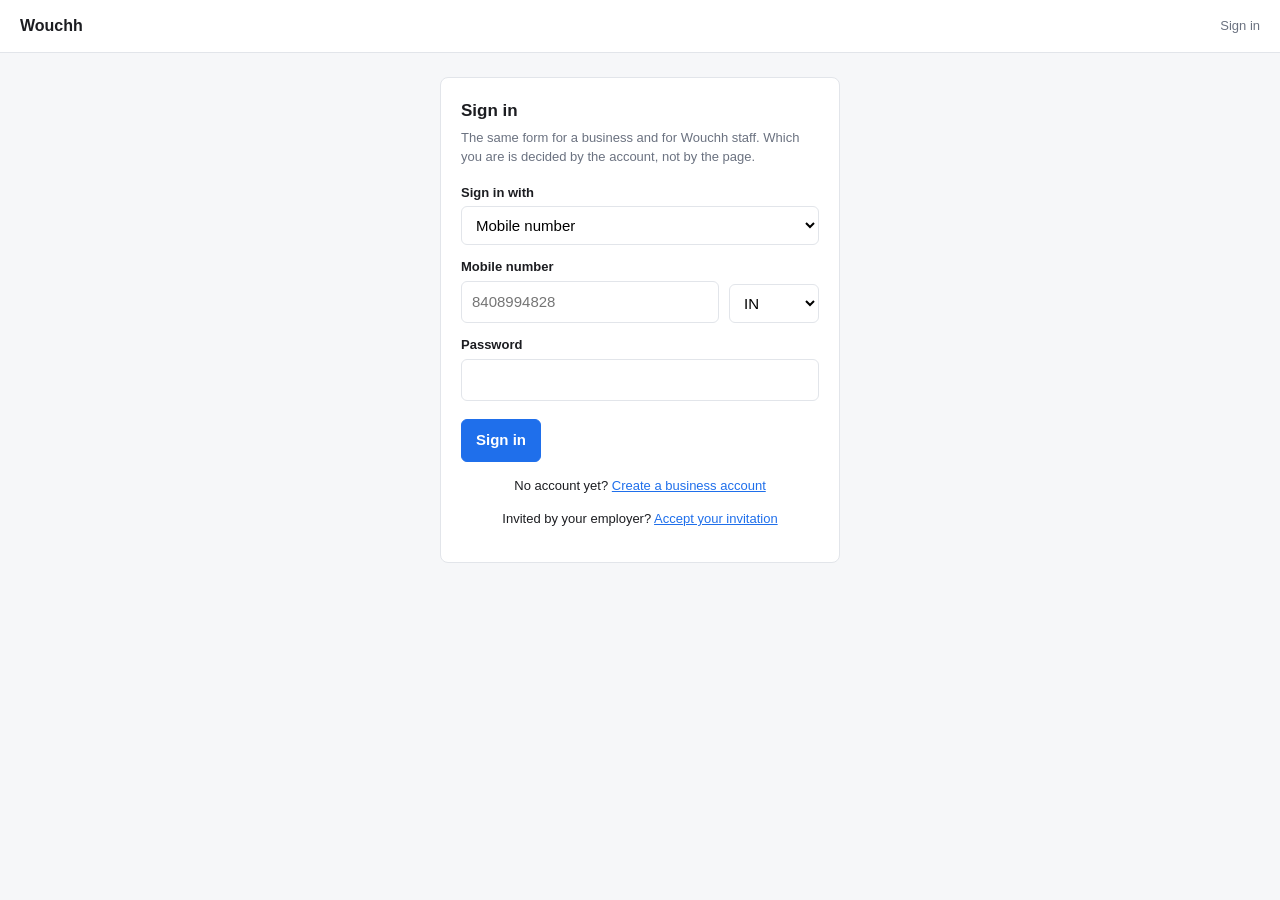
<file: settings.html>
<!doctype html>
<html lang="en">
<head>
  <meta charset="utf-8" />
  <meta name="viewport" content="width=device-width, initial-scale=1" />
  <title>Business settings · Wouchh</title>
  <link rel="stylesheet" href="assets/styles.css" />
</head>
<body>
  <header class="bar">
    <h1>Wouchh</h1>
    <span class="who">
      <span id="who"></span>
      <a href="portal.html" style="margin-left:12px">Back</a>
    </span>
  </header>

  <main>
    <div class="panel">
      <h2>Business settings</h2>
      <p class="hint">
        These are set once, here, and everything else reads them. Nothing keeps its own copy &mdash;
        so changing one here changes it everywhere at once, rather than leaving two parts of the
        product quietly disagreeing.
      </p>
      <p class="hint">
        Every change is recorded and kept as a version, because a reward granted last month was
        decided against the settings in force last month.
      </p>

      <div class="row">
        <div>
          <label for="timezone">Timezone</label>
          <select id="timezone"></select>
          <span class="field-note">
            What &ldquo;today&rdquo; and &ldquo;6pm&rdquo; mean for this business. It decides when
            &ldquo;once a day&rdquo; resets and when a happy hour opens, so a reward rule with a
            cap or a time window needs it. Pick where the business actually operates &mdash;
            nothing guesses this for you.
          </span>
        </div>
        <div>
          <label for="currencyCode">Currency</label>
          <select id="currencyCode"></select>
          <span class="field-note">
            What money means here. Only needed if a reward ever grants money &mdash; a
            points-only programme never uses it, so leaving it unset is a real answer rather
            than an unfinished one.
          </span>
        </div>
      </div>

      <div class="row">
        <div>
          <label for="country">Country</label>
          <select id="country"></select>
          <span class="field-note">
            Where this business operates. It decides what a phone number MEANS: somebody who
            types &ldquo;9876543210&rdquo; has given ten digits, not a number, and the same ten
            digits belong to a different person in a different country. This is the business
            saying which &mdash; nothing guesses it, and a number given with its own country
            code is always believed over this.
          </span>
        </div>
      </div>

    </div>

    <div class="panel">
      <h2>What customers see</h2>
      <p class="hint">
        Everything in this panel is written for people outside the business. It is what goes into
        a message sent on your behalf and anywhere else a customer meets you &mdash; so write it
        the way you would say it to them, not the way it appears on paperwork.
      </p>

      <div class="row">
        <div style="flex:1 1 100%">
          <label for="displayName">Name customers see</label>
          <input id="displayName" type="text" maxlength="160" placeholder="McDonald&rsquo;s" />
          <span class="field-note">
            Your business is registered as one thing and known as another. This is the known one.
            Leave it empty and messages fall back to the registered name.
          </span>
        </div>
      </div>

      <div class="row">
        <div style="flex:1 1 100%">
          <label style="display:flex;align-items:center;gap:8px">
            <input type="checkbox" id="autoReply" />
            Let the assistant reply to customers by itself
          </label>
          <span class="field-note">
            <strong>Off by default, and it sends real messages.</strong> With this on, a customer
            who writes to you gets an answer written by the assistant, in your name, without
            anybody here reading it first &mdash; drawn from this profile, the conversation, and
            what we recorded about any photos in it. It answers each incoming message once.
            Every automatic reply is marked as one in the inbox and recorded in the audit trail.
            Leave it off to keep using <em>Draft with AI</em>, which writes a reply for you to
            read and send yourself.
          </span>
        </div>
      </div>

      <div class="row">
        <div style="flex:1 1 100%">
          <label for="about">About</label>
          <textarea id="about" rows="6" maxlength="5000"
            placeholder="Hey, we&rsquo;re McDonald&rsquo;s &mdash; a chain of fast food restaurants. Our aloo tikki burger and strawberry ice cream are house favourites."></textarea>
          <span class="field-note">
            Who you are and what you are known for, in your own words. Up to 5,000 characters
            &mdash; <span id="aboutCount">0</span> used.
          </span>
        </div>
      </div>

      <div class="row">
        <div style="flex:1 1 100%">
          <label>Links</label>
          <span class="field-note">
            Anywhere you want customers to go: ordering, directions, your app, whatever is useful.
            The name is what they read &mdash; so it is a name, not the address again. Pick a
            suggestion or type your own.
          </span>
          <div id="linkRows"></div>
          <button type="button" id="addLink" class="secondary slot-add" title="Add a link">+</button>
        </div>
      </div>

      <div class="row">
        <div style="flex:1 1 100%">
          <label>Contact</label>
          <span class="field-note">
            How a customer reaches a person. Add more than one if you need to &mdash; by region,
            or orders separately from support. A phone number needs its country code, because the
            person reading it cannot guess the country.
          </span>
          <div id="contactRows"></div>
          <button type="button" id="addContact" class="secondary slot-add" title="Add a contact">+</button>
        </div>
      </div>

    </div>

    <!--
      ONE SAVE FOR THE WHOLE PAGE, outside both panels so it plainly belongs
      to neither. The panels split what is read by the product from what is
      read by a customer, which is a reading aid; the save is one request
      either way, and two buttons invited the question "which one did I
      press?" every time.
    -->
    <div class="actions page-actions">
      <button id="save">Save</button>
    </div>
    <div id="settingsMessage"></div>

    <datalist id="linkLabelOptions"></datalist>
  </main>

  <script src="config.js"></script>
  <script src="assets/api.js"></script>
  <script src="assets/settings.js"></script>
</body>
</html>
</file>
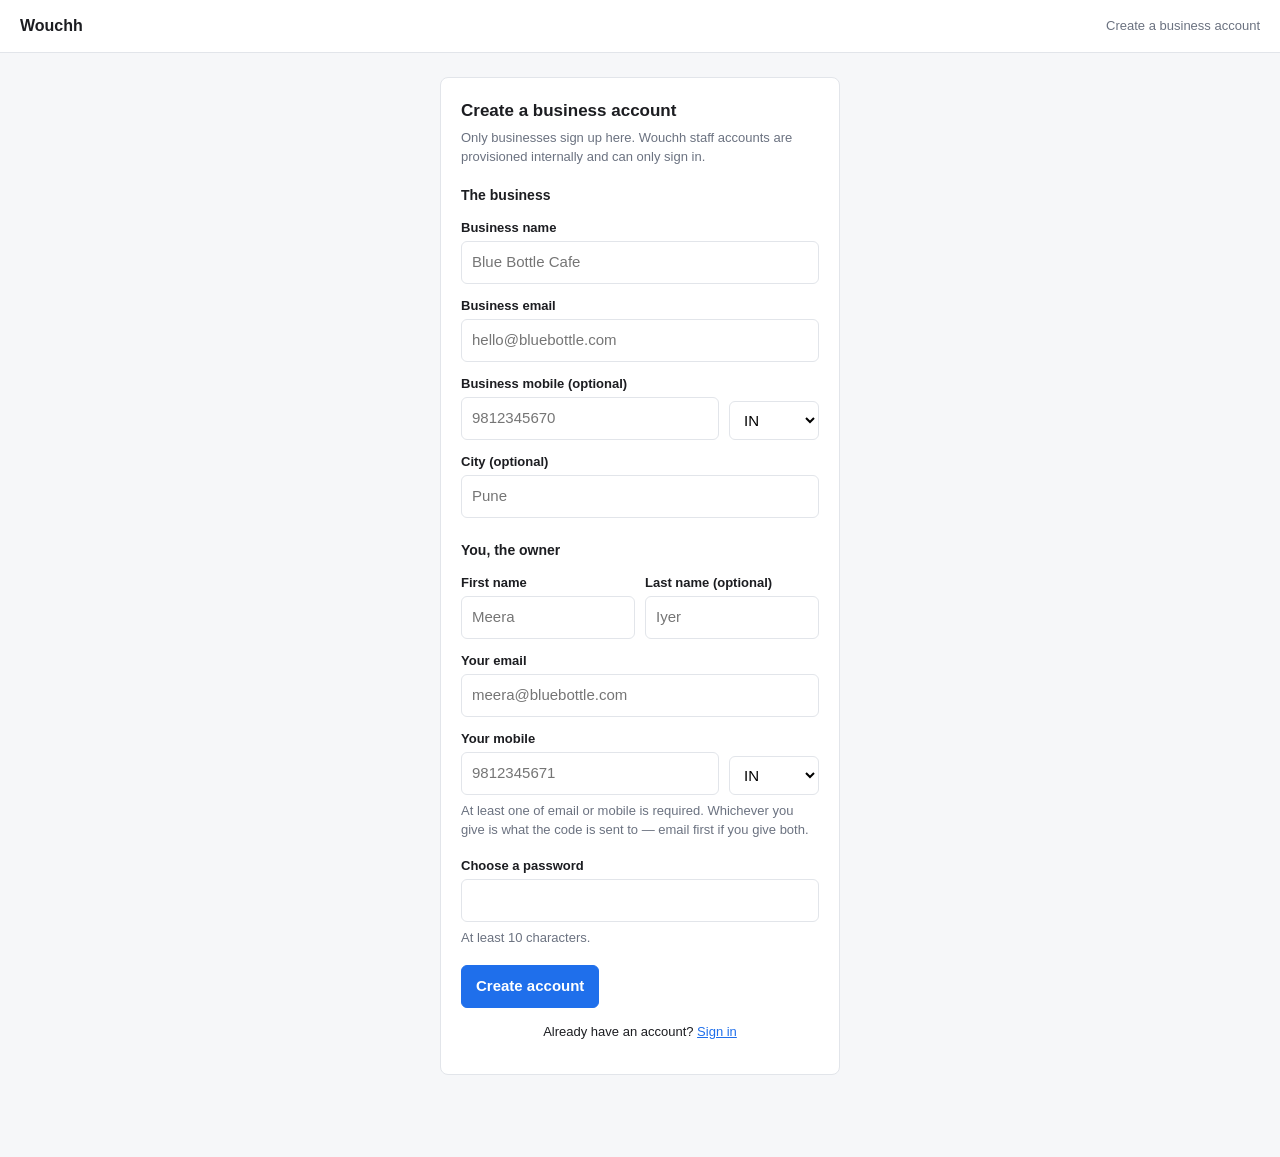
<file: signup.html>
<!doctype html>
<html lang="en">
<head>
  <meta charset="utf-8" />
  <meta name="viewport" content="width=device-width, initial-scale=1" />
  <title>Create a business account · Wouchh</title>
  <link rel="stylesheet" href="assets/styles.css" />
</head>
<body>
  <header class="bar"><h1>Wouchh</h1><span class="who">Create a business account</span></header>

  <main class="narrow">
    <div class="panel">
      <h2>Create a business account</h2>
      <p class="hint">
        Only businesses sign up here. Wouchh staff accounts are provisioned internally and can only
        sign in.
      </p>

      <form id="signupForm">
        <h3 style="font-size:14px;margin:18px 0 0">The business</h3>
        <label for="businessName">Business name</label>
        <input id="businessName" required placeholder="Blue Bottle Cafe" />

        <label for="businessEmail">Business email</label>
        <input id="businessEmail" type="email" required placeholder="hello@bluebottle.com" />

        <label for="businessMobile">Business mobile (optional)</label>
        <div class="row">
          <input id="businessMobile" inputmode="numeric" placeholder="9812345670" />
          <select id="businessCountry" style="flex:0 0 90px">
            <option value="IN">IN</option>
            <option value="US">US</option>
            <option value="GB">GB</option>
            <option value="AE">AE</option>
          </select>
        </div>

        <label for="city">City (optional)</label>
        <input id="city" placeholder="Pune" />

        <h3 style="font-size:14px;margin:22px 0 0">You, the owner</h3>
        <div class="row">
          <div>
            <label for="firstName">First name</label>
            <input id="firstName" required placeholder="Meera" />
          </div>
          <div>
            <label for="lastName">Last name (optional)</label>
            <input id="lastName" placeholder="Iyer" />
          </div>
        </div>

        <label for="ownerEmail">Your email</label>
        <input id="ownerEmail" type="email" placeholder="meera@bluebottle.com" />

        <label for="ownerMobile">Your mobile</label>
        <div class="row">
          <input id="ownerMobile" inputmode="numeric" placeholder="9812345671" />
          <select id="ownerCountry" style="flex:0 0 90px">
            <option value="IN">IN</option>
            <option value="US">US</option>
            <option value="GB">GB</option>
            <option value="AE">AE</option>
          </select>
        </div>
        <p class="hint" style="margin-top:6px">
          At least one of email or mobile is required. Whichever you give is what the code is sent
          to — email first if you give both.
        </p>

        <label for="password">Choose a password</label>
        <input id="password" type="password" minlength="10" required autocomplete="new-password" />
        <p class="hint" style="margin-top:6px">At least 10 characters.</p>

        <div class="actions">
          <button type="submit" id="submit">Create account</button>
        </div>
      </form>

      <div id="message"></div>
      <p class="foot">Already have an account? <a href="index.html">Sign in</a></p>
    </div>
  </main>

  <script src="config.js"></script>
  <script src="assets/api.js"></script>
  <script src="assets/signup.js"></script>
</body>
</html>
</file>
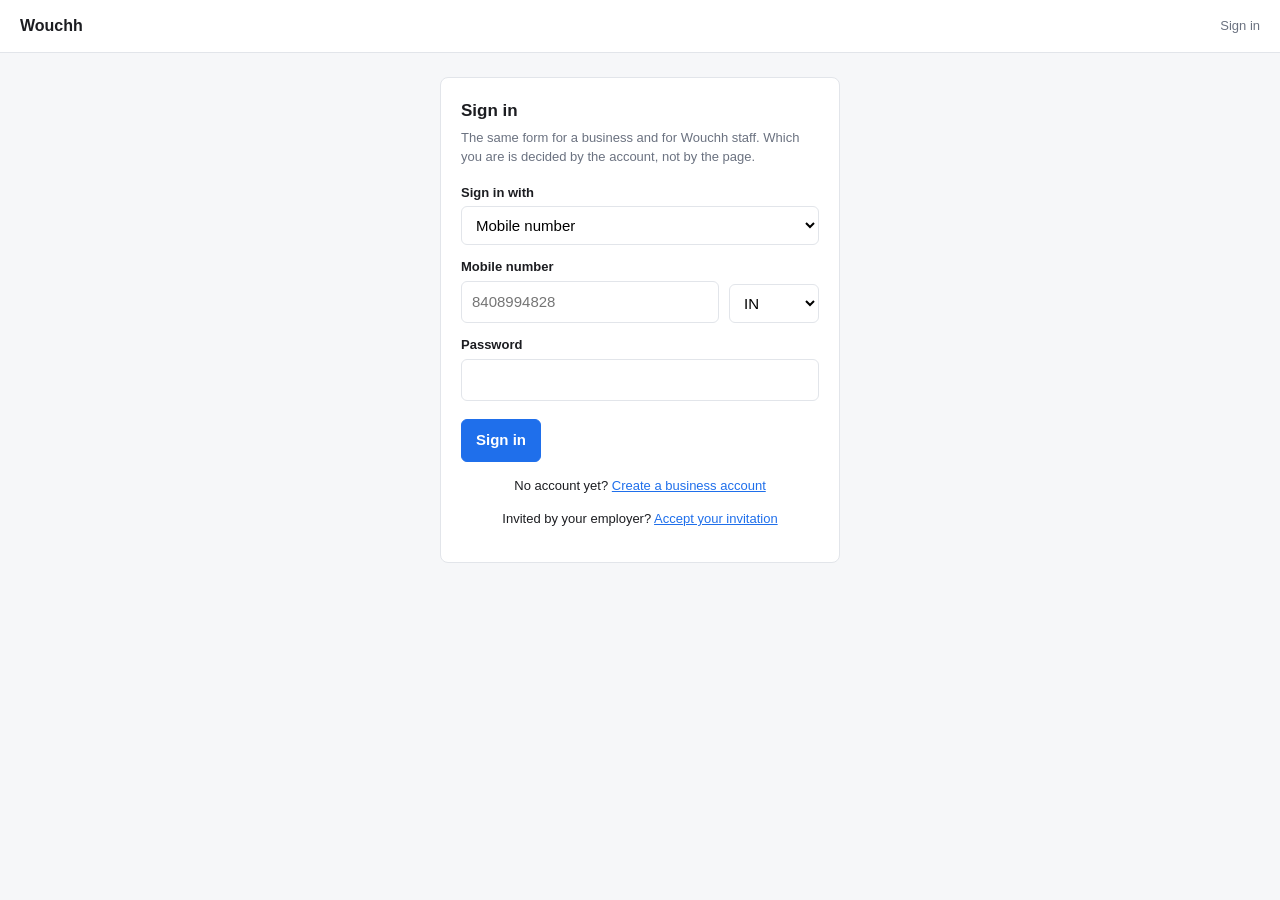
<file: team.html>
<!doctype html>
<html lang="en">
<head>
  <meta charset="utf-8" />
  <meta name="viewport" content="width=device-width, initial-scale=1" />
  <title>Your team · Wouchh</title>
  <link rel="stylesheet" href="assets/styles.css" />
</head>
<body>
  <header class="bar">
    <h1>Wouchh</h1>
    <span class="who">
      <span id="who"></span>
      <a href="portal.html" style="margin-left:12px">Back</a>
      <button class="secondary" id="signOut" style="margin-left:10px">Sign out</button>
    </span>
  </header>

  <main>
    <div class="panel" id="invitePanel">
      <h2>Add somebody</h2>
      <p class="hint">
        You create the account; they choose their own password from the code we send them. Nobody
        can sign up into your business — this is the only way in.
      </p>

      <form id="inviteForm">
        <div class="row">
          <div>
            <label for="firstName">First name</label>
            <input id="firstName" required placeholder="Rahul" />
          </div>
          <div>
            <label for="lastName">Last name (optional)</label>
            <input id="lastName" placeholder="Nair" />
          </div>
          <div>
            <label for="role">Role</label>
            <select id="role" required></select>
          </div>
        </div>

        <label for="contactMethod">Send the invitation by</label>
        <select id="contactMethod">
          <option value="email">Email</option>
          <option value="mobile">Mobile</option>
        </select>

        <div id="emailField">
          <label for="email">Their email address</label>
          <input id="email" type="email" placeholder="rahul@yourbusiness.com" />
        </div>

        <div id="mobileField" hidden>
          <label for="mobile">Their mobile number</label>
          <div class="row">
            <input id="mobile" inputmode="numeric" placeholder="9812345678" />
            <select id="countryCode" style="flex:0 0 90px">
              <option value="IN">IN</option>
              <option value="US">US</option>
              <option value="GB">GB</option>
              <option value="AE">AE</option>
            </select>
          </div>
        </div>

        <div class="actions"><button type="submit" id="submit">Create account</button></div>
      </form>
      <div id="inviteMessage"></div>
    </div>

    <div class="panel" id="rolesPanel">
      <h2>Roles</h2>
      <p class="hint">
        A role is a <strong>level</strong> plus a set of permissions. You can only create roles
        <strong>below your own level</strong>, and you can only give a role permissions you hold
        yourself — so nobody can build a way around their own limits.
      </p>
      <p class="hint">
        Built-in roles cannot be edited. If <em>agent</em> is not quite right for your business,
        make your own role instead — changing a built-in one would change it for everybody who
        already has it.
      </p>

      <table style="margin-top:12px">
        <thead>
          <tr><th>Role</th><th>Level</th><th>People</th><th>Permissions</th><th></th></tr>
        </thead>
        <tbody id="roleRows"><tr><td colspan="5">Loading…</td></tr></tbody>
      </table>

      <div class="actions">
        <button id="newRole">Create a role</button>
      </div>
      <div id="rolesMessage"></div>

      <div id="roleEditor" hidden style="margin-top:20px; border-top:1px solid var(--line); padding-top:18px">
        <h3 id="roleEditorTitle">New role</h3>
        <div class="row">
          <div>
            <label for="roleName">Name</label>
            <input id="roleName" placeholder="Shift lead" maxlength="50" />
          </div>
          <div>
            <label for="roleLevel">Level</label>
            <input id="roleLevel" type="number" min="0" max="99" placeholder="40" />
            <small class="muted" id="roleLevelHint"></small>
          </div>
        </div>
        <div class="row">
          <div>
            <label for="roleDescription">Description</label>
            <input id="roleDescription" placeholder="What this role is for" maxlength="255" />
          </div>
        </div>

        <div id="permissionGroups" style="margin-top:14px"></div>

        <div class="actions">
          <button id="saveRole">Save role</button>
          <button class="secondary" id="cancelRole">Cancel</button>
        </div>
        <div id="editorMessage"></div>
      </div>
    </div>

    <div class="panel">
      <h2>Who works here</h2>
      <p class="hint">
        Contact details are masked. <label style="display:inline;font-weight:400">
        <input type="checkbox" id="includeSupport" style="width:auto" /> also show Wouchh support
        people assigned to this business</label>
      </p>
      <table>
        <thead>
          <tr><th>Name</th><th>Contact</th><th>Role</th><th>Status</th><th>Last active</th><th></th></tr>
        </thead>
        <tbody id="rows"><tr><td colspan="6">Loading…</td></tr></tbody>
      </table>
      <div id="listMessage"></div>
    </div>
  </main>

  <script src="config.js"></script>
  <script src="assets/api.js"></script>
  <script src="assets/team.js"></script>
  <script src="assets/roles.js"></script>
</body>
</html>
</file>
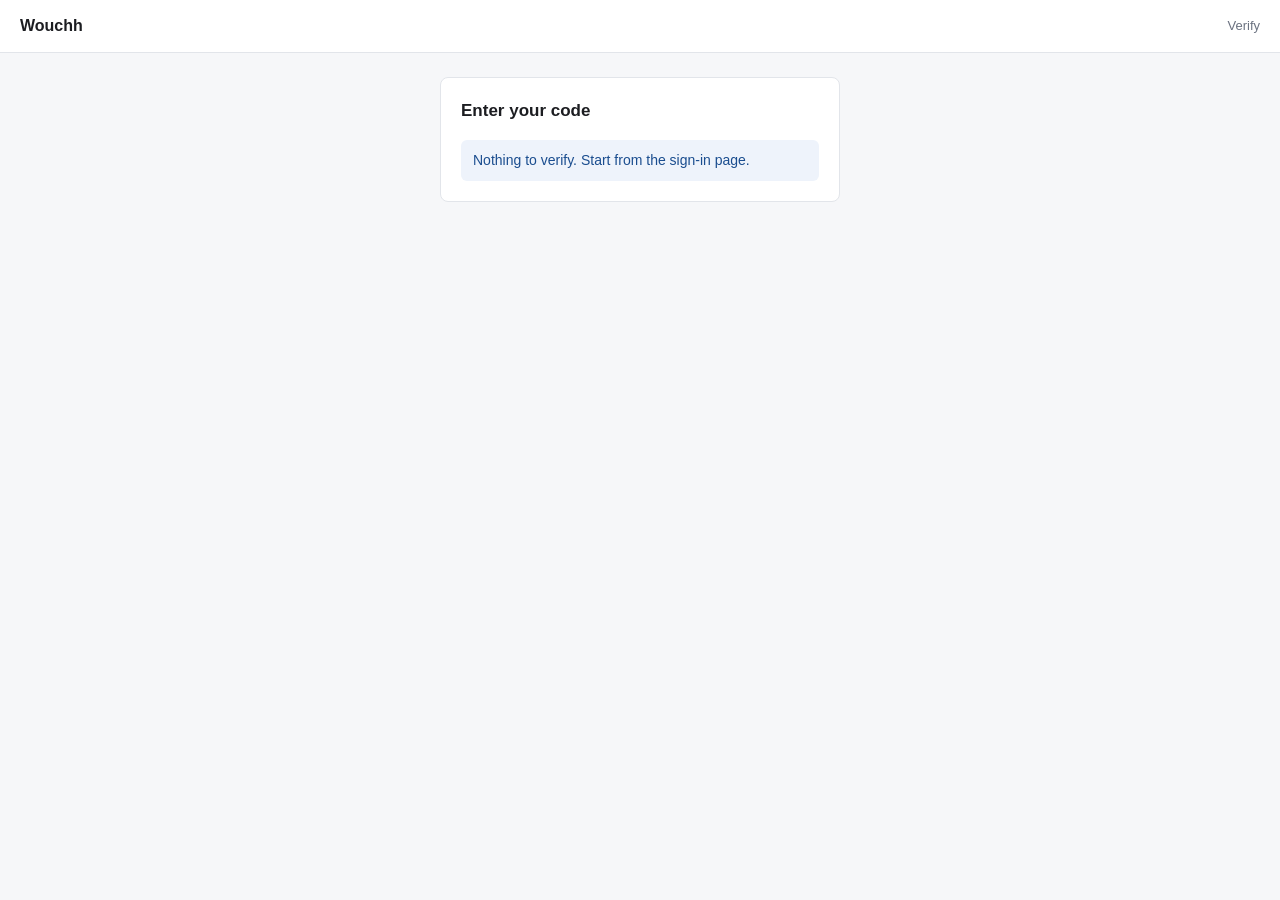
<file: verify.html>
<!doctype html>
<html lang="en">
<head>
  <meta charset="utf-8" />
  <meta name="viewport" content="width=device-width, initial-scale=1" />
  <title>Enter your code · Wouchh</title>
  <link rel="stylesheet" href="assets/styles.css" />
</head>
<body>
  <header class="bar"><h1>Wouchh</h1><span class="who">Verify</span></header>

  <main class="narrow">
    <div class="panel">
      <h2>Enter your code</h2>
      <p class="hint" id="sentTo">Checking…</p>

      <form id="verifyForm">
        <label for="code">Verification code</label>
        <input id="code" inputmode="numeric" autocomplete="one-time-code" maxlength="8" required />

        <div class="actions">
          <button type="submit" id="submit">Verify</button>
          <a href="index.html">Start over</a>
        </div>
      </form>

      <div id="message"></div>
    </div>
  </main>

  <script src="config.js"></script>
  <script src="assets/api.js"></script>
  <script src="assets/verify.js"></script>
</body>
</html>
</file>
<file: assets/styles.css>
/*
 * Deliberately plain.
 *
 * The point of this portal right now is to prove the API flows work, so the
 * styling is the minimum that keeps a form readable. It will be replaced whole
 * once the flows are settled — nothing here is meant to survive.
 */
:root {
  --ink: #1c1d21;
  --muted: #6b7280;
  --line: #e2e5ea;
  --bg: #f6f7f9;
  --panel: #ffffff;
  --accent: #1f6feb;
  --ok: #12805c;
  --warn: #a1600b;
  --bad: #b42318;
}

* { box-sizing: border-box; }

body {
  margin: 0;
  background: var(--bg);
  color: var(--ink);
  font: 15px/1.5 -apple-system, BlinkMacSystemFont, 'Segoe UI', Roboto, Arial, sans-serif;
}

header.bar {
  background: var(--panel);
  border-bottom: 1px solid var(--line);
  padding: 14px 20px;
  display: flex;
  align-items: center;
  justify-content: space-between;
}

header.bar h1 { font-size: 16px; margin: 0; }
header.bar .who { color: var(--muted); font-size: 13px; }

main { max-width: 1100px; margin: 0 auto; padding: 24px 20px 64px; }
main.narrow { max-width: 440px; }

.panel {
  background: var(--panel);
  border: 1px solid var(--line);
  border-radius: 8px;
  padding: 20px;
  margin-bottom: 18px;
}

h2 { font-size: 17px; margin: 0 0 4px; }
p.hint { color: var(--muted); font-size: 13px; margin: 0 0 16px; }

label { display: block; font-size: 13px; font-weight: 600; margin: 12px 0 4px; }

/* Says what a box is FOR, under the box. A placeholder disappears the moment
   somebody types, which is exactly when they are least sure what they typed. */
.field-note {
  display: block;
  color: var(--muted);
  font-size: 12px;
  font-weight: 400;
  line-height: 1.45;
  margin: 5px 0 0;
}

input, select, textarea {
  width: 100%;
  padding: 9px 10px;
  border: 1px solid var(--line);
  border-radius: 6px;
  font: inherit;
  background: #fff;
}

input:focus, select:focus { outline: 2px solid #cfe0ff; border-color: var(--accent); }

button {
  font: inherit;
  font-weight: 600;
  padding: 9px 14px;
  border-radius: 6px;
  border: 1px solid var(--accent);
  background: var(--accent);
  color: #fff;
  cursor: pointer;
}

button.secondary { background: #fff; color: var(--ink); border-color: var(--line); }
button.danger { background: #fff; color: var(--bad); border-color: #f1c2be; }
button:disabled { opacity: 0.55; cursor: default; }

/*
 * `hidden` HAS TO WIN, and without this it does not.
 *
 * The browser's own `[hidden] { display: none }` lives in the user-agent
 * stylesheet, which loses to ANY author rule regardless of specificity. So
 * `.row { display: flex }` below quietly re-shows every `<div class="row"
 * hidden>` — the threshold field appeared on a form nobody had ticked a
 * balance trigger on, and a day's hours appeared before the day was ticked.
 *
 * `!important` is the right tool exactly once, and this is it: a utility that
 * must beat whatever display a component happens to set.
 */
[hidden] { display: none !important; }

/* A panel's title with its own controls beside it, rather than a bar of
 * buttons floating above the list they act on. */
.panel-head {
  display: flex;
  gap: 12px;
  align-items: center;
  justify-content: space-between;
  flex-wrap: wrap;
}
.panel-head h2 { margin: 0; }
.panel-actions { display: flex; gap: 8px; align-items: center; }

/* One configured setting: its name, then what it is set to. */
.setting { display: flex; gap: 12px; padding: 7px 0; border-bottom: 1px solid var(--line); }
.setting:last-child { border-bottom: none; }
.setting > .setting-name { flex: 0 0 210px; color: var(--muted, #667); }
.setting > .setting-value { flex: 1 1 auto; }

.row { display: flex; gap: 10px; flex-wrap: wrap; align-items: flex-end; }
.row > * { flex: 1 1 160px; }
.actions { margin-top: 18px; display: flex; gap: 10px; align-items: center; }

.message { margin-top: 14px; padding: 10px 12px; border-radius: 6px; font-size: 14px; }
.message.error { background: #fdeceb; color: var(--bad); }
.message.ok { background: #e7f6f0; color: var(--ok); }
.message.info { background: #eef3fb; color: #1a4d8f; }
.message .code { display: block; font-size: 12px; opacity: 0.75; margin-top: 3px; }

a { color: var(--accent); }
.foot { text-align: center; font-size: 13px; margin-top: 14px; }

table { width: 100%; border-collapse: collapse; font-size: 14px; }
th, td { text-align: left; padding: 9px 10px; border-bottom: 1px solid var(--line); }
th { font-size: 12px; text-transform: uppercase; letter-spacing: 0.04em; color: var(--muted); }
tbody tr { cursor: pointer; }
tbody tr:hover { background: #fafbfc; }

.pill {
  display: inline-block; padding: 2px 8px; border-radius: 999px;
  font-size: 12px; font-weight: 600; border: 1px solid transparent;
}
.pill.active { background: #e7f6f0; color: var(--ok); }
.pill.pending_activation { background: #fdf3e4; color: var(--warn); }
.pill.suspended { background: #fdeceb; color: var(--bad); }
.pill.declined, .pill.revoked { background: #fdeceb; color: var(--bad); }
.pill.disabled, .pill.expired { background: #eef0f3; color: var(--muted); }
.pill.access_requested { background: #eef3fb; color: #1a4d8f; }
.pill.none { background: #eef0f3; color: var(--muted); }
/* Channel and connection statuses. `error` and `disconnected` rendered as bare
   transparent badges before these existed, which read as "fine". */
.pill.error, .pill.disconnected { background: #fdeceb; color: var(--bad); }
.pill.expiring_soon { background: #fdf3e4; color: var(--warn); }
.pill.not_applicable { background: #eef0f3; color: var(--muted); }
.pill.invited { background: #eef3fb; color: #1a4d8f; }

/* The links panel: without this two anchors sit run-together on one line. */
#links a { display: inline-block; margin-right: 16px; }

.tiles { display: flex; gap: 12px; flex-wrap: wrap; }
.tile {
  flex: 1 1 130px; background: var(--panel); border: 1px solid var(--line);
  border-radius: 8px; padding: 14px;
}
.tile .n { font-size: 24px; font-weight: 700; }
.tile .k { font-size: 12px; color: var(--muted); text-transform: uppercase; letter-spacing: 0.04em; }

.kv { display: grid; grid-template-columns: 170px 1fr; gap: 6px 14px; font-size: 14px; }
.kv dt { color: var(--muted); }
.kv dd { margin: 0; }

.feature { display: flex; align-items: center; gap: 10px; padding: 9px 0; border-bottom: 1px solid var(--line); }
.feature .name { flex: 1; }
.feature .name small { display: block; color: var(--muted); font-weight: 400; }

/* --- Meta rate-limit monitor (platform admin) ------------------------- */

/*
 * The bar is the whole point of the panel: a percentage in a table cell reads
 * as just another number, and the one thing an operator needs to see at a
 * glance is which pool is nearly full.
 */
.meter {
  height: 8px;
  border-radius: 4px;
  background: #eef0f3;
  overflow: hidden;
  margin-bottom: 4px;
}
.meter span { display: block; height: 100%; background: var(--ok); }
.meter.warning span { background: var(--warn); }
.meter.throttled span { background: var(--bad); }
/*
 * Striped rather than coloured, because "we cannot see this pool" is not a
 * position on the scale. Painting it green would be a claim we have no basis
 * for, and painting it red would cry wolf.
 */
.meter.unknown span {
  background: repeating-linear-gradient(
    45deg, #d7dbe0, #d7dbe0 4px, #eef0f3 4px, #eef0f3 8px
  );
}

.pill.ok { background: #e7f6f0; color: var(--ok); }
.pill.warning { background: #fdf3e4; color: var(--warn); }
.pill.throttled { background: #fdeceb; color: var(--bad); }
.pill.unknown { background: #eef0f3; color: var(--muted); }

.rl-heading {
  margin: 22px 0 8px;
  font-size: 15px;
  display: flex;
  align-items: center;
  gap: 8px;
}
.rl-table { width: 100%; }
.rl-table td { vertical-align: top; }
.rl-note { margin-top: 5px; font-size: 12px; }
.rl-note.bad { color: var(--bad); }
.muted { color: var(--muted); }

/* --- role editor ------------------------------------------------------ */

.perm-group {
  border: 1px solid var(--line);
  border-radius: 8px;
  padding: 12px 14px 6px;
  margin: 0 0 14px;
}
.perm-group legend { font-weight: 600; padding: 0 6px; }
.perm-group .hint { margin: 0 0 10px; }

.perm {
  display: flex;
  gap: 10px;
  align-items: flex-start;
  padding: 7px 0;
  border-top: 1px solid var(--line);
}
.perm:first-of-type { border-top: 0; }
.perm input { width: auto; margin-top: 3px; flex: 0 0 auto; }
.perm span { display: block; }
.perm small { display: block; font-size: 12px; }

/*
 * A permission the person cannot hand out is dimmed, never hidden. Hiding it
 * would make a role that already grants it look corrupt in their editor, and
 * would hide from an owner what they could delegate if they chose to.
 */
.perm-off { opacity: 0.55; }

/* --------------------------------------------------------------------------
 * A multi-select that looks like a select.
 *
 * A native <select multiple> cannot hold checkboxes, and a native <select>
 * cannot hold anything but <option>. What the triggers need is both: an
 * <optgroup>-style hierarchy AND a tick per row, with one group locking the
 * other out. So the control is built, and styled to match the real inputs
 * beside it rather than announcing itself as something different.
 * ----------------------------------------------------------------------- */
.combo { position: relative; }

/* Deliberately the same box as input/select above, down to the padding. */
.combo-toggle {
  width: 100%;
  padding: 9px 10px;
  border: 1px solid var(--line);
  border-radius: 6px;
  font: inherit;
  background: #fff;
  color: var(--ink);
  text-align: left;
  display: flex;
  justify-content: space-between;
  gap: 8px;
  align-items: center;
}
.combo-toggle:hover { background: #fff; }
.combo-toggle[aria-expanded='true'] { outline: 2px solid #cfe0ff; border-color: var(--accent); }
.combo-toggle .caret { color: var(--muted); font-size: 11px; }
.combo-toggle .placeholder { color: var(--muted); }

/*
 * Absolute, so opening it does not shove the rest of the form down the page —
 * which is what a <select> does, and the thing this is imitating.
 */
.combo-menu {
  position: absolute;
  z-index: 20;
  top: calc(100% + 4px);
  left: 0;
  right: 0;
  max-height: 320px;
  overflow-y: auto;
  background: #fff;
  border: 1px solid var(--line);
  border-radius: 6px;
  box-shadow: 0 8px 24px rgba(16, 24, 40, 0.12);
  padding: 6px 0;
}
.combo-group {
  padding: 8px 12px 4px;
  font-size: 12px;
  font-weight: 600;
  color: var(--muted);
  text-transform: uppercase;
  letter-spacing: 0.04em;
}
.combo-group + .combo-group-note {
  padding: 0 12px 6px;
  font-size: 12px;
  color: var(--muted);
  line-height: 1.45;
}
.combo-option {
  display: flex;
  gap: 9px;
  align-items: flex-start;
  padding: 7px 12px;
  font-size: 14px;
  cursor: pointer;
}
.combo-option:hover { background: #f5f8ff; }
.combo-option input { width: auto; margin: 2px 0 0; }
/* A disabled row still reads, so nobody asks for it again next month. */
.combo-option.is-disabled { color: var(--muted); cursor: default; }
.combo-option.is-disabled:hover { background: transparent; }
.combo-option .why { display: block; font-size: 12px; color: var(--muted); }

/* --------------------------------------------------------------------------
 * The day-and-hours grid.
 *
 * A day's hours appear only once the day is ticked: seven days of empty time
 * fields is a wall of controls for a schedule most programmes do not have.
 * ----------------------------------------------------------------------- */
.day-row {
  display: flex;
  gap: 12px;
  align-items: flex-start;
  padding: 8px 0;
  border-bottom: 1px solid var(--line);
}
.day-row:last-child { border-bottom: 0; }

.day-pick {
  display: flex;
  gap: 8px;
  align-items: center;
  margin: 6px 0 0;
  min-width: 130px;
  font-weight: 600;
  font-size: 13px;
}
.day-pick input { width: auto; }

.day-hours { display: flex; flex-wrap: wrap; gap: 8px; align-items: center; flex: 1; }

.slot-row { display: flex; gap: 6px; align-items: center; }
.slot-row input { width: auto; }

/*
 * A reward is a row of fields plus the minus that removes it, boxed so several
 * of them read as a list rather than as one long wrap of inputs.
 */
.reward-row {
  border: 1px solid var(--line, #e3e3e3);
  border-radius: 8px;
  padding: 12px;
  margin-bottom: 10px;
}
/* The remove button sizes to its glyph instead of claiming a field's width. */
.reward-row > .reward-remove { flex: 0 0 auto; align-self: flex-end; }
/* The worked example belongs under the whole row, not beside one field. */
.reward-preview { flex: 1 1 100%; margin-top: 2px; }

/* Square, so the two sit beside the fields rather than competing with Save. */
.reward-remove,
.slot-add,
.slot-remove {
  padding: 7px 11px;
  line-height: 1;
  font-size: 15px;
}

/* A note that is a caveat, not a hint: the external destination records intent
 * and forwards nothing yet, and that has to read differently from help text. */
.field-note.warn { color: var(--bad); }

/*
 * A link or contact is a row of fields plus the minus that removes it — the
 * same shape as a reward row, because they are the same idea: a list the
 * business grows itself. Boxed so several read as a list rather than as one
 * long wrap of inputs.
 */
.pair-row {
  display: flex;
  flex-wrap: wrap;
  gap: 8px;
  align-items: flex-end;
  border: 1px solid var(--line, #e3e3e3);
  border-radius: 8px;
  padding: 10px;
  margin-bottom: 8px;
}
/* The name is narrower than the address: one is two words, the other a URL. */
.pair-row > .pair-label { flex: 1 1 180px; }
.pair-row > .pair-value { flex: 3 1 260px; }
.pair-row > .pair-remove { flex: 0 0 auto; }
.pair-row input { width: 100%; }

/* Sized to its glyph, like the other row buttons, rather than claiming a field. */
.pair-remove { padding: 7px 11px; line-height: 1; font-size: 15px; }

/* An empty list should say so, rather than looking like something failed. */
.pair-empty { margin: 0 0 8px; }

/* The page's own save, which belongs to no single panel. */
.page-actions { margin-top: 4px; }

/*
 * What a piece of media was, in words.
 *
 * Set apart from the message text: it is OUR description of what a customer
 * sent, not something they wrote, and an agent must never read it as their
 * words. The transcript inside it is the exception — that IS what was said —
 * so it is quoted.
 */
.media-description {
  margin-top: 6px;
  padding: 8px 10px;
  border-left: 3px solid var(--line, #e3e3e3);
  background: var(--panel-alt, #fafafa);
  border-radius: 0 6px 6px 0;
  max-width: 420px;
}
.media-summary { margin: 4px 0 0; font-size: 13px; line-height: 1.45; }
.media-transcript {
  margin: 2px 0 0;
  padding-left: 8px;
  border-left: 2px solid var(--line, #e3e3e3);
  font-size: 13px;
  font-style: italic;
  color: var(--muted, #666);
  /* On-screen text and a shot list carry their own line breaks, and a
     receipt run onto one line is a receipt nobody can read. */
  white-space: pre-wrap;
}

/* Which of the three this block is: heard, read, or scene by scene. A
   quotation with no label leaves a reader guessing whether a date was
   spoken aloud or printed on the thing they were sent. */
.media-part {
  display: block;
  margin-top: 8px;
  text-transform: uppercase;
  letter-spacing: 0.04em;
  font-size: 10px;
}

/* --- what the assistant was asked ------------------------------------- */

/*
 * Numbers read right-aligned or they do not read at all: 2171 above 412
 * above 88 is a column you can scan, and the same three ragged-left is a
 * list you have to parse one row at a time.
 */
.num { text-align: right; font-variant-numeric: tabular-nums; }

/* The rows somebody is actually looking for. A failure that renders in the
   same ink as a success is a failure nobody finds. */
.outcome-bad { color: var(--warn); font-weight: 600; }

/*
 * A second line under a message, for what the ASSISTANT did rather than what
 * was said. These used to be appended to the same middot run as the
 * direction, the author and the timestamp, and five facts in one sentence
 * read as none.
 */
.assistant-note {
  display: block;
  margin-top: 3px;
  font-size: 12px;
  color: var(--muted);
}
.assistant-note .pill { margin-right: 6px; }

/* A button that is really a link: used inline in prose, where a button
   shaped like a button would read as an action on the whole message. */
.linklike {
  background: none;
  border: 0;
  padding: 0;
  font: inherit;
  color: var(--accent);
  text-decoration: underline;
  cursor: pointer;
}

.prompt-view pre {
  white-space: pre-wrap;
  word-break: break-word;
  max-height: 60vh;
  overflow: auto;
  border: 1px solid var(--line);
  border-radius: 6px;
  padding: 12px;
  font-size: 12px;
  background: #fbfbfc;
}
/*
 * PROSE, NOT A PAYLOAD. One dialog shows two different things: a prompt,
 * which is structured XML and only reads correctly in a monospace column,
 * and the assistant's notes, which are sentences about a customer. A
 * paragraph set in 12px monospace reads as a log line nobody is meant to
 * look at, which is the opposite of what these are for.
 */
.prompt-view pre.as-prose {
  font-family: inherit;
  font-size: 14px;
  line-height: 1.55;
  background: var(--panel);
}
/* --- one customer's record, fact by fact ----------------------------- */

.detail-section { margin-top: 16px; }
.detail-section:first-child { margin-top: 4px; }
.detail-section h4 {
  margin: 0 0 6px;
  font-size: 11px;
  text-transform: uppercase;
  letter-spacing: 0.05em;
  color: var(--muted);
}

/*
 * Label and value on one line, with the label a fixed column so the values
 * line up — a record somebody is CHECKING is read down the right-hand side,
 * and ragged values make that a search rather than a scan.
 */
.detail-row {
  display: flex;
  align-items: baseline;
  gap: 8px;
  padding: 4px 0;
  border-bottom: 1px solid var(--line);
  font-size: 14px;
}
.detail-row:last-child { border-bottom: 0; }
.detail-label {
  flex: 0 0 180px;
  color: var(--muted);
  font-size: 12px;
}

.prompt-exact { color: var(--ok); }
.prompt-drifted { color: var(--warn); }

/* --- the inbox: two panes, not a stack ------------------------------- */

/*
 * THE PAGE WAS A COLUMN OF PANELS. Filters, then the conversation list,
 * then the thread, then the composer — so opening a conversation pushed the
 * list off the top of the screen and answering meant scrolling back up to
 * find out who you were answering. An inbox is two things side by side: the
 * list you pick from and the thread you are in.
 */
.inbox-grid {
  display: grid;
  grid-template-columns: minmax(300px, 380px) 1fr;
  gap: 18px;
  align-items: start;
}

/*
 * EACH PANE SCROLLS ITSELF. One scrollbar for the whole page means the list
 * and the thread cannot be read at the same time, which is the one thing
 * this layout is for. `sticky` keeps the aside in view while a long thread
 * moves underneath it.
 */
.inbox-aside {
  position: sticky;
  top: 18px;
  max-height: calc(100vh - 36px);
  overflow-y: auto;
}
.inbox-aside .panel { margin-bottom: 12px; }

.inbox-thread { min-width: 0; }

/*
 * BELOW 1000px THERE IS NO SECOND COLUMN TO HAVE. Two panes on a phone are
 * two unusably narrow panes, so it goes back to a stack — and the aside
 * stops being sticky, because a sticky element taller than the viewport
 * traps the scroll.
 */
@media (max-width: 1000px) {
  .inbox-grid { grid-template-columns: 1fr; }
  .inbox-aside { position: static; max-height: none; overflow: visible; }
}

/* --- a conversation in the list -------------------------------------- */

.conv {
  display: flex;
  gap: 10px;
  align-items: flex-start;
  width: 100%;
  text-align: left;
  background: none;
  border: 0;
  border-bottom: 1px solid var(--line);
  padding: 10px 2px;
  cursor: pointer;
  font: inherit;
  color: inherit;
}
.conv:last-child { border-bottom: 0; }
.conv:hover { background: var(--bg); }

/* The one you are reading. Without it, a list you have scrolled is a list
   you have lost your place in. */
.conv.is-open { background: #eef3fb; }
.conv.is-open .conv-name { color: var(--accent); }

.conv-face {
  width: 34px; height: 34px; border-radius: 50%;
  flex: 0 0 34px; object-fit: cover; background: var(--bg);
}
.conv-body { min-width: 0; flex: 1 1 auto; }
.conv-name {
  display: block; font-weight: 600;
  overflow: hidden; text-overflow: ellipsis; white-space: nowrap;
}
.conv-snippet {
  display: block; color: var(--muted); font-size: 13px;
  overflow: hidden; text-overflow: ellipsis; white-space: nowrap;
}
.conv-meta { display: block; color: var(--muted); font-size: 12px; margin-top: 2px; }
.conv-side { flex: 0 0 auto; text-align: right; }
.conv-when { display: block; color: var(--muted); font-size: 12px; white-space: nowrap; }

/* --- a message in the thread ----------------------------------------- */

/*
 * THEIRS AND OURS, TOLD APART BY SHAPE. Every message rendered identically,
 * so a thread read as one voice and you had to read the direction word to
 * know who said what.
 */
/*
 * THE THREAD SCROLLS, NOT THE PAGE. With the composer below it, a thread
 * that grew the page meant the reply box walked off the bottom of the screen
 * on any long conversation — you scrolled to read, then scrolled back to
 * answer.
 */
#messages {
  max-height: calc(100vh - 340px);
  min-height: 220px;
  overflow-y: auto;
  padding-right: 4px;
}
@media (max-width: 1000px) {
  #messages { max-height: none; overflow: visible; }
}

.msg { display: flex; margin: 10px 0; }
.msg-bubble {
  max-width: min(680px, 82%);
  border: 1px solid var(--line);
  border-radius: 12px;
  padding: 9px 12px;
  background: var(--panel);
}
.msg.outbound { justify-content: flex-end; }
.msg.outbound .msg-bubble { background: #eef3fb; border-color: #d6e2f5; }
.msg.internal .msg-bubble { background: #fdf7e6; border-color: #f0e3bd; }
.msg-text { white-space: pre-wrap; word-break: break-word; }

/* The controls for one message, kept quiet until they are wanted. */
.msg-actions {
  display: flex;
  gap: 6px;
  align-items: center;
  flex-wrap: wrap;
  margin-top: 6px;
}
.msg-actions .pill { margin: 0; }

/* A folded diagnostic should look like one, not like a heading competing
   with the conversation above it. */
details.panel > summary {
  cursor: pointer;
  list-style: none;
}
details.panel > summary::-webkit-details-marker { display: none; }
details.panel > summary::before { content: '\25B8  '; color: var(--muted); }
details.panel[open] > summary::before { content: '\25BE  '; }

/* --- the prompt, over the conversation it belongs to ------------------ */

/*
 * A COLUMN SO THE BODY CAN SCROLL. The dialog stops at 86vh and clips what
 * it cannot show, and for a long time only the prompt view scrolled —
 * because its content is a <pre> with its own max-height. A customer record
 * is ordinary elements, so a record with enough contacts and identifiers on
 * it simply ran off the bottom with no way to reach the rest.
 *
 * The head stays put (it holds the close button, which must not scroll out
 * of reach) and the body below it takes the remaining space and scrolls.
 * `min-height: 0` is the part that makes it work: a flex child defaults to
 * min-content, so without it the body refuses to shrink and overflows the
 * dialog exactly as before.
 */
.prompt-dialog {
  width: min(900px, 92vw);
  max-height: 86vh;
  border: 1px solid var(--line);
  border-radius: 10px;
  padding: 0;
  background: var(--panel);
  color: var(--ink);
  overflow: hidden;
}
/*
 * [open] IS LOAD-BEARING. A closed <dialog> is hidden by the browser's own
 * `display: none`, and setting `display: flex` on the element unconditionally
 * overrides it — which renders both dialogs inline on the page as an empty
 * box with a Copy and a Close button in it. Caught the moment this shipped.
 */
.prompt-dialog[open] {
  display: flex;
  flex-direction: column;
}
.prompt-dialog > .prompt-dialog-head { flex: 0 0 auto; }
.prompt-dialog > .prompt-view {
  flex: 1 1 auto;
  min-height: 0;
  overflow-y: auto;
}
.prompt-dialog::backdrop { background: rgba(17, 24, 39, 0.45); }

/*
 * The head stays put while the prompt scrolls under it. A prompt runs to
 * thousands of characters, and a title that scrolls away takes with it the
 * one line that says whether what you are reading is what actually ran.
 */
.prompt-dialog-head {
  display: flex;
  gap: 16px;
  align-items: flex-start;
  justify-content: space-between;
  padding: 16px 18px;
  border-bottom: 1px solid var(--line);
  background: var(--panel);
}
.prompt-dialog-head h3 { margin: 0 0 2px; font-size: 15px; }
.prompt-dialog-actions { display: flex; gap: 8px; flex: 0 0 auto; }

.prompt-dialog .prompt-view { padding: 0 18px 18px; }
.prompt-dialog .prompt-view pre { max-height: 64vh; margin-top: 14px; }

/* Live or polling, at a glance. Green is not decoration here: it is the
   difference between "quiet" and "broken", which otherwise look identical. */
.live-live::before { content: '● '; color: var(--ok); }
.live-connecting::before { content: '● '; color: var(--muted); }
.live-polling::before { content: '● '; color: var(--warn); }

/* --- who is waiting, and whether the assistant is talking -------------- */

/*
 * A row of state and the controls that change it, directly under the thread
 * heading. Wraps rather than scrolls: the labels are words, not columns, and
 * a control pushed off the edge is a control nobody uses.
 */
.assistant-state {
  display: flex;
  flex-wrap: wrap;
  align-items: center;
  gap: 2px;
  margin: 6px 0 10px;
  padding: 6px 8px;
  border: 1px solid var(--line);
  border-radius: 6px;
  background: var(--panel-muted, transparent);
}
</file>
